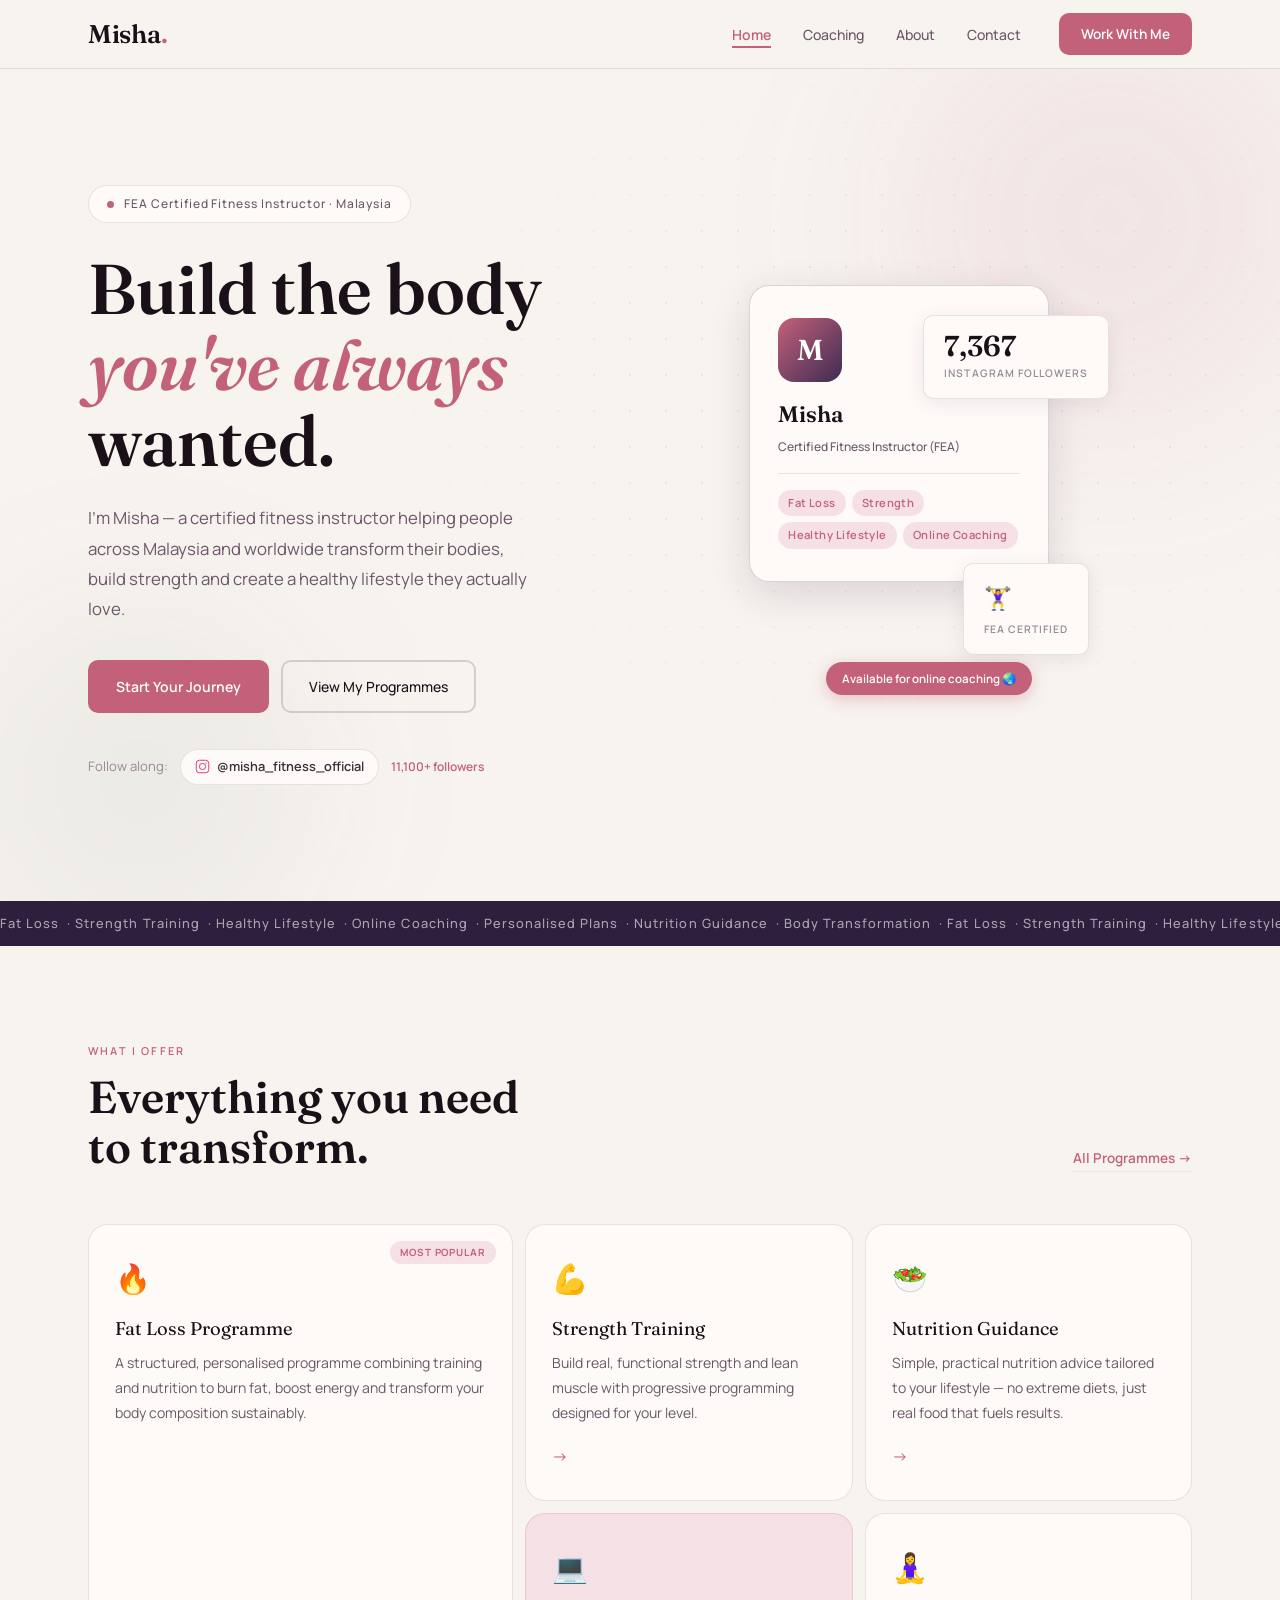
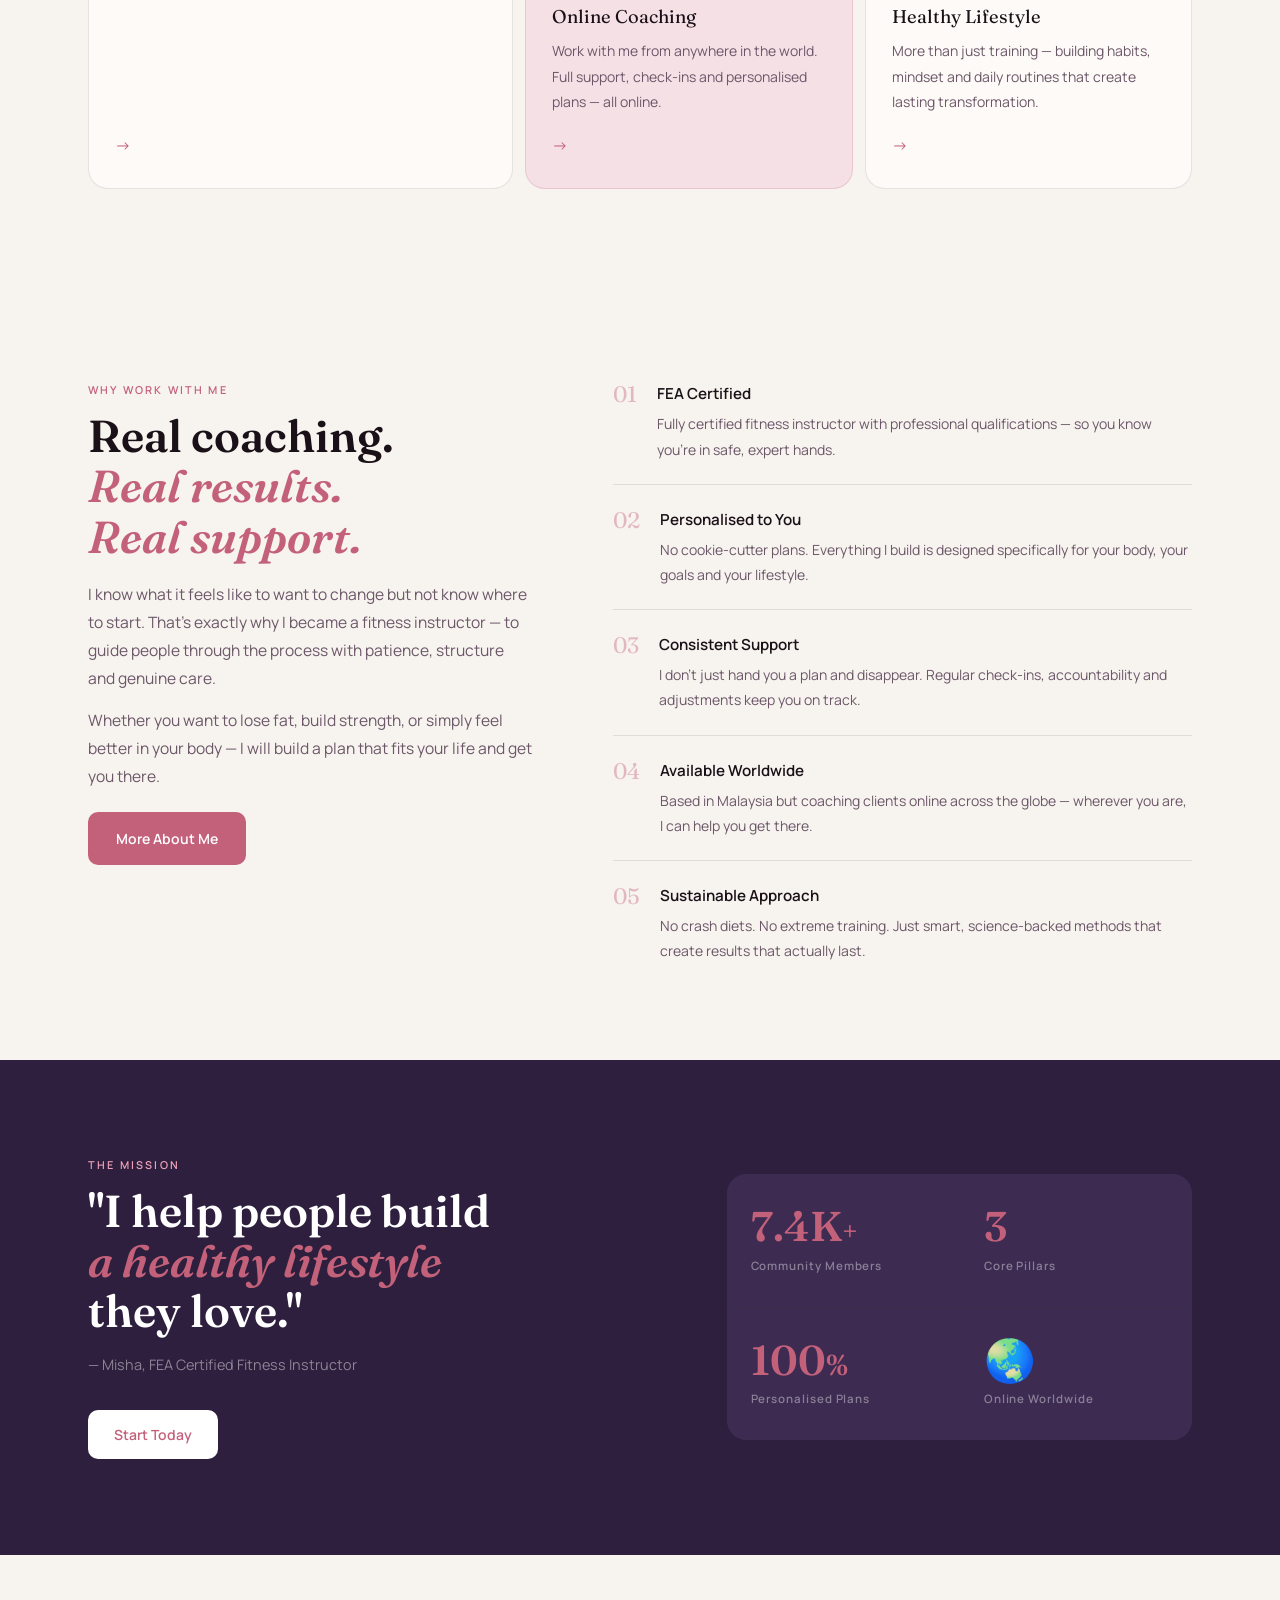
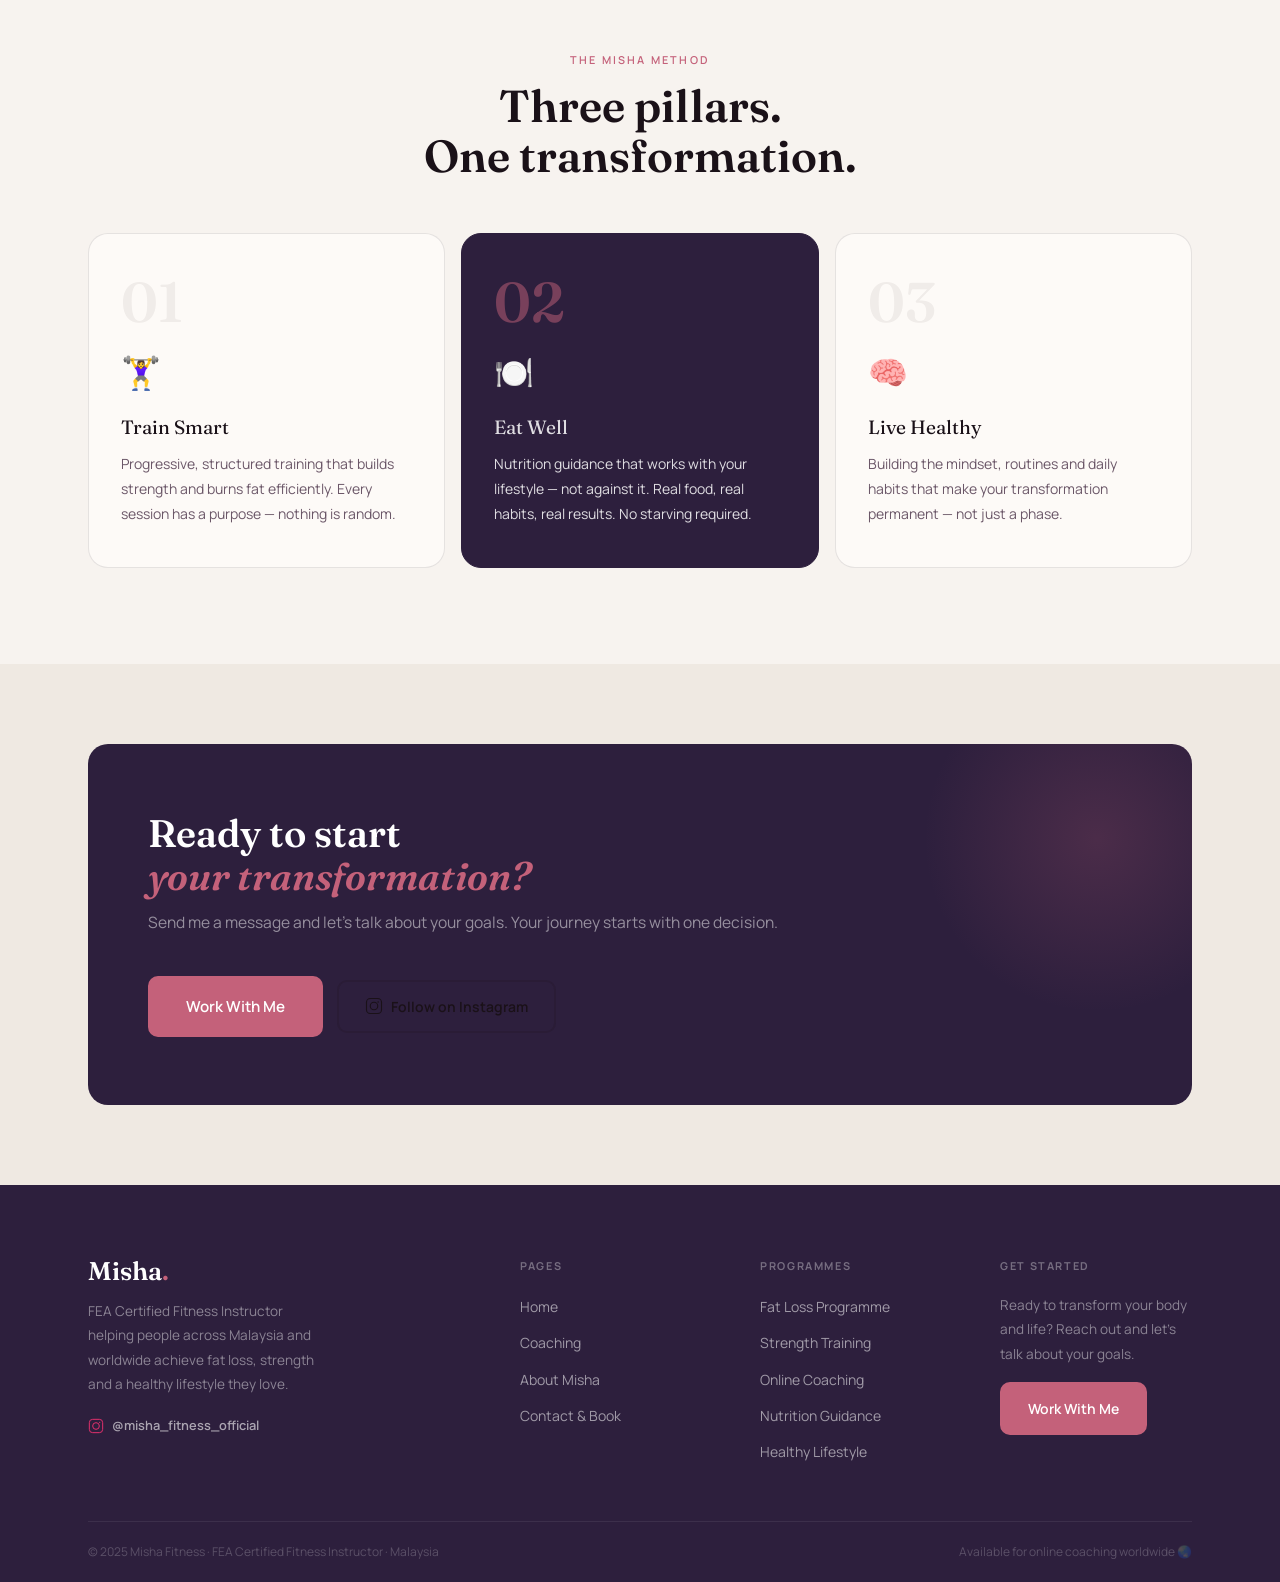
<file: index.html>
<!DOCTYPE html>
<html lang="en">
<head>
  <meta charset="UTF-8"/>
  <meta name="viewport" content="width=device-width, initial-scale=1.0"/>
  <title>Misha Fitness — Certified Fitness Instructor | Malaysia</title>
  <meta name="description" content="Misha Fitness — Certified Fitness Instructor helping you achieve fat loss, strength and a healthy lifestyle. Online coaching, personalised programmes and more."/>
  <link rel="stylesheet" href="styles.css"/>
  <link rel="preconnect" href="https://fonts.googleapis.com"/>
  <link rel="preconnect" href="https://fonts.gstatic.com" crossorigin/>
  <link href="https://fonts.googleapis.com/css2?family=Fraunces:ital,wght@0,300;0,600;0,700;1,300;1,600&family=Manrope:wght@300;400;500;600&display=swap" rel="stylesheet"/>
</head>
<body>

  <div class="preloader" id="preloader">
    <div class="pl-inner">
      <div class="pl-name">Misha<span>.</span></div>
      <div class="pl-sub">Fitness & Coaching</div>
      <div class="pl-bar"><div class="pl-fill"></div></div>
    </div>
  </div>

  <nav class="nav" id="nav">
    <div class="nav-wrap">
      <a href="index.html" class="nav-logo">
        Misha<span>.</span>
      </a>
      <ul class="nav-menu" id="navMenu">
        <li><a href="index.html" class="nm active">Home</a></li>
        <li><a href="coaching.html" class="nm">Coaching</a></li>
        <li><a href="about.html" class="nm">About</a></li>
        <li><a href="contact.html" class="nm">Contact</a></li>
      </ul>
      <a href="contact.html" class="nav-cta">Work With Me</a>
      <button class="burger" id="burger" aria-label="Menu">
        <span></span><span></span><span></span>
      </button>
    </div>
  </nav>

  <section class="hero">
    <div class="hero-bg">
      <div class="hbg-blob blob-1"></div>
      <div class="hbg-blob blob-2"></div>
      <div class="hbg-dots" id="heroDots"></div>
    </div>
    <div class="hero-body">
      <div class="hero-left">
        <div class="hero-badge reveal-up">
          <span class="hb-dot"></span>
          FEA Certified Fitness Instructor · Malaysia
        </div>
        <h1 class="hero-h1 reveal-up d1">
          Build the body<br/>
          <em>you've always</em><br/>
          wanted.
        </h1>
        <p class="hero-p reveal-up d2">
          I'm Misha — a certified fitness instructor helping people across Malaysia and worldwide transform their bodies, build strength and create a healthy lifestyle they actually love.
        </p>
        <div class="hero-btns reveal-up d3">
          <a href="contact.html" class="btn-primary">Start Your Journey</a>
          <a href="coaching.html" class="btn-outline">View My Programmes</a>
        </div>
        <div class="hero-social reveal-up d4">
          <span>Follow along:</span>
          <a href="https://www.instagram.com/misha_fitness_official" target="_blank" class="social-pill">
            <svg viewBox="0 0 24 24" fill="none"><rect x="2" y="2" width="20" height="20" rx="5" stroke="currentColor" stroke-width="1.5"/><circle cx="12" cy="12" r="5" stroke="currentColor" stroke-width="1.5"/><circle cx="17.5" cy="6.5" r="1" fill="currentColor"/></svg>
            @misha_fitness_official
          </a>
          <span class="social-count">11,100+ followers</span>
        </div>
      </div>
      <div class="hero-right reveal-right">
        <div class="hero-visual">
          <div class="hv-main-card">
            <div class="hv-avatar">M</div>
            <div class="hv-name">Misha</div>
            <div class="hv-title">Certified Fitness Instructor (FEA)</div>
            <div class="hv-divider"></div>
            <div class="hv-tags">
              <span>Fat Loss</span>
              <span>Strength</span>
              <span>Healthy Lifestyle</span>
              <span>Online Coaching</span>
            </div>
          </div>
          <div class="hv-stat-card hvc-top">
            <div class="hvc-num" data-target="7400">0</div>
            <div class="hvc-lbl">Instagram Followers</div>
          </div>
          <div class="hv-stat-card hvc-bot">
            <div class="hvc-icon">🏋️‍♀️</div>
            <div class="hvc-lbl">FEA Certified</div>
          </div>
          <div class="hv-float-pill">Available for online coaching 🌏</div>
        </div>
      </div>
    </div>
  </section>

  <div class="scroll-strip">
    <div class="ss-track">
      <span>Fat Loss &nbsp;·&nbsp; </span>
      <span>Strength Training &nbsp;·&nbsp; </span>
      <span>Healthy Lifestyle &nbsp;·&nbsp; </span>
      <span>Online Coaching &nbsp;·&nbsp; </span>
      <span>Personalised Plans &nbsp;·&nbsp; </span>
      <span>Nutrition Guidance &nbsp;·&nbsp; </span>
      <span>Body Transformation &nbsp;·&nbsp; </span>
      <span>Fat Loss &nbsp;·&nbsp; </span>
      <span>Strength Training &nbsp;·&nbsp; </span>
      <span>Healthy Lifestyle &nbsp;·&nbsp; </span>
      <span>Online Coaching &nbsp;·&nbsp; </span>
      <span>Personalised Plans &nbsp;·&nbsp; </span>
      <span>Nutrition Guidance &nbsp;·&nbsp; </span>
      <span>Body Transformation &nbsp;·&nbsp; </span>
    </div>
  </div>

  <section class="section offer-section">
    <div class="container">
      <div class="sec-head">
        <div>
          <div class="sec-label reveal-up">What I Offer</div>
          <h2 class="sec-title reveal-up d1">Everything you need<br/>to transform.</h2>
        </div>
        <a href="coaching.html" class="sec-link reveal-up d2">All Programmes →</a>
      </div>
      <div class="offer-grid">
        <a href="coaching.html" class="offer-card oc-large reveal-up">
          <div class="oc-tag">Most Popular</div>
          <div class="oc-icon">🔥</div>
          <h3>Fat Loss Programme</h3>
          <p>A structured, personalised programme combining training and nutrition to burn fat, boost energy and transform your body composition sustainably.</p>
          <div class="oc-arrow">→</div>
        </a>
        <a href="coaching.html" class="offer-card reveal-up d1">
          <div class="oc-icon">💪</div>
          <h3>Strength Training</h3>
          <p>Build real, functional strength and lean muscle with progressive programming designed for your level.</p>
          <div class="oc-arrow">→</div>
        </a>
        <a href="coaching.html" class="offer-card reveal-up d2">
          <div class="oc-icon">🥗</div>
          <h3>Nutrition Guidance</h3>
          <p>Simple, practical nutrition advice tailored to your lifestyle — no extreme diets, just real food that fuels results.</p>
          <div class="oc-arrow">→</div>
        </a>
        <a href="coaching.html" class="offer-card oc-accent reveal-up d1">
          <div class="oc-icon">💻</div>
          <h3>Online Coaching</h3>
          <p>Work with me from anywhere in the world. Full support, check-ins and personalised plans — all online.</p>
          <div class="oc-arrow">→</div>
        </a>
        <a href="coaching.html" class="offer-card reveal-up d2">
          <div class="oc-icon">🧘‍♀️</div>
          <h3>Healthy Lifestyle</h3>
          <p>More than just training — building habits, mindset and daily routines that create lasting transformation.</p>
          <div class="oc-arrow">→</div>
        </a>
      </div>
    </div>
  </section>

  <section class="section why-section">
    <div class="container">
      <div class="why-grid">
        <div class="why-left reveal-up">
          <div class="sec-label">Why Work With Me</div>
          <h2 class="sec-title">Real coaching.<br/><em>Real results.<br/>Real support.</em></h2>
          <p>I know what it feels like to want to change but not know where to start. That's exactly why I became a fitness instructor — to guide people through the process with patience, structure and genuine care.</p>
          <p>Whether you want to lose fat, build strength, or simply feel better in your body — I will build a plan that fits your life and get you there.</p>
          <a href="about.html" class="btn-primary">More About Me</a>
        </div>
        <div class="why-right">
          <div class="why-point reveal-up">
            <div class="wp-num">01</div>
            <div class="wp-body">
              <h4>FEA Certified</h4>
              <p>Fully certified fitness instructor with professional qualifications — so you know you're in safe, expert hands.</p>
            </div>
          </div>
          <div class="why-point reveal-up d1">
            <div class="wp-num">02</div>
            <div class="wp-body">
              <h4>Personalised to You</h4>
              <p>No cookie-cutter plans. Everything I build is designed specifically for your body, your goals and your lifestyle.</p>
            </div>
          </div>
          <div class="why-point reveal-up d2">
            <div class="wp-num">03</div>
            <div class="wp-body">
              <h4>Consistent Support</h4>
              <p>I don't just hand you a plan and disappear. Regular check-ins, accountability and adjustments keep you on track.</p>
            </div>
          </div>
          <div class="why-point reveal-up d3">
            <div class="wp-num">04</div>
            <div class="wp-body">
              <h4>Available Worldwide</h4>
              <p>Based in Malaysia but coaching clients online across the globe — wherever you are, I can help you get there.</p>
            </div>
          </div>
          <div class="why-point reveal-up d4">
            <div class="wp-num">05</div>
            <div class="wp-body">
              <h4>Sustainable Approach</h4>
              <p>No crash diets. No extreme training. Just smart, science-backed methods that create results that actually last.</p>
            </div>
          </div>
        </div>
      </div>
    </div>
  </section>

  <section class="transform-strip">
    <div class="ts-inner">
      <div class="ts-text reveal-up">
        <div class="sec-label light">The Mission</div>
        <h2>"I help people build<br/><em>a healthy lifestyle</em><br/>they love."</h2>
        <p>— Misha, FEA Certified Fitness Instructor</p>
        <a href="contact.html" class="btn-light">Start Today</a>
      </div>
      <div class="ts-stats reveal-right">
        <div class="tss-item">
          <div class="tss-num">7.4K<span>+</span></div>
          <div class="tss-lbl">Community Members</div>
        </div>
        <div class="tss-item">
          <div class="tss-num">3</div>
          <div class="tss-lbl">Core Pillars</div>
        </div>
        <div class="tss-item">
          <div class="tss-num">100<span>%</span></div>
          <div class="tss-lbl">Personalised Plans</div>
        </div>
        <div class="tss-item">
          <div class="tss-num">🌏</div>
          <div class="tss-lbl">Online Worldwide</div>
        </div>
      </div>
    </div>
  </section>

  <section class="section pillars-section">
    <div class="container">
      <div class="sec-head centered">
        <div class="sec-label reveal-up">The Misha Method</div>
        <h2 class="sec-title reveal-up d1">Three pillars.<br/>One transformation.</h2>
      </div>
      <div class="pillars-grid">
        <div class="pillar-card reveal-up">
          <div class="pillar-num">01</div>
          <div class="pillar-icon">🏋️‍♀️</div>
          <h3>Train Smart</h3>
          <p>Progressive, structured training that builds strength and burns fat efficiently. Every session has a purpose — nothing is random.</p>
        </div>
        <div class="pillar-card pc-accent reveal-up d1">
          <div class="pillar-num">02</div>
          <div class="pillar-icon">🍽️</div>
          <h3>Eat Well</h3>
          <p>Nutrition guidance that works with your lifestyle — not against it. Real food, real habits, real results. No starving required.</p>
        </div>
        <div class="pillar-card reveal-up d2">
          <div class="pillar-num">03</div>
          <div class="pillar-icon">🧠</div>
          <h3>Live Healthy</h3>
          <p>Building the mindset, routines and daily habits that make your transformation permanent — not just a phase.</p>
        </div>
      </div>
    </div>
  </section>

  <section class="cta-section">
    <div class="container">
      <div class="cta-box reveal-up">
        <div class="cta-left">
          <h2>Ready to start<br/><em>your transformation?</em></h2>
          <p>Send me a message and let's talk about your goals. Your journey starts with one decision.</p>
        </div>
        <div class="cta-right">
          <a href="contact.html" class="btn-primary btn-large">Work With Me</a>
          <a href="https://www.instagram.com/misha_fitness_official" target="_blank" class="btn-insta">
            <svg viewBox="0 0 24 24" fill="none" width="18"><rect x="2" y="2" width="20" height="20" rx="5" stroke="currentColor" stroke-width="1.5"/><circle cx="12" cy="12" r="5" stroke="currentColor" stroke-width="1.5"/><circle cx="17.5" cy="6.5" r="1" fill="currentColor"/></svg>
            Follow on Instagram
          </a>
        </div>
      </div>
    </div>
  </section>

  <footer class="footer">
    <div class="container">
      <div class="footer-grid">
        <div class="fg-brand">
          <div class="fg-logo">Misha<span>.</span></div>
          <p>FEA Certified Fitness Instructor helping people across Malaysia and worldwide achieve fat loss, strength and a healthy lifestyle they love.</p>
          <a href="https://www.instagram.com/misha_fitness_official" target="_blank" class="fg-insta">
            <svg viewBox="0 0 24 24" fill="none" width="16"><rect x="2" y="2" width="20" height="20" rx="5" stroke="currentColor" stroke-width="1.5"/><circle cx="12" cy="12" r="5" stroke="currentColor" stroke-width="1.5"/><circle cx="17.5" cy="6.5" r="1" fill="currentColor"/></svg>
            @misha_fitness_official
          </a>
        </div>
        <div class="fg-col">
          <h4>Pages</h4>
          <ul>
            <li><a href="index.html">Home</a></li>
            <li><a href="coaching.html">Coaching</a></li>
            <li><a href="about.html">About Misha</a></li>
            <li><a href="contact.html">Contact & Book</a></li>
          </ul>
        </div>
        <div class="fg-col">
          <h4>Programmes</h4>
          <ul>
            <li><a href="coaching.html">Fat Loss Programme</a></li>
            <li><a href="coaching.html">Strength Training</a></li>
            <li><a href="coaching.html">Online Coaching</a></li>
            <li><a href="coaching.html">Nutrition Guidance</a></li>
            <li><a href="coaching.html">Healthy Lifestyle</a></li>
          </ul>
        </div>
        <div class="fg-col">
          <h4>Get Started</h4>
          <p>Ready to transform your body and life? Reach out and let's talk about your goals.</p>
          <a href="contact.html" class="btn-primary" style="margin-top:16px; display:inline-flex;">Work With Me</a>
        </div>
      </div>
      <div class="footer-bottom">
        <span>© 2025 Misha Fitness · FEA Certified Fitness Instructor · Malaysia</span>
        <span>Available for online coaching worldwide 🌏</span>
      </div>
    </div>
  </footer>

  <script src="script.js"></script>
</body>
</html>
</file>
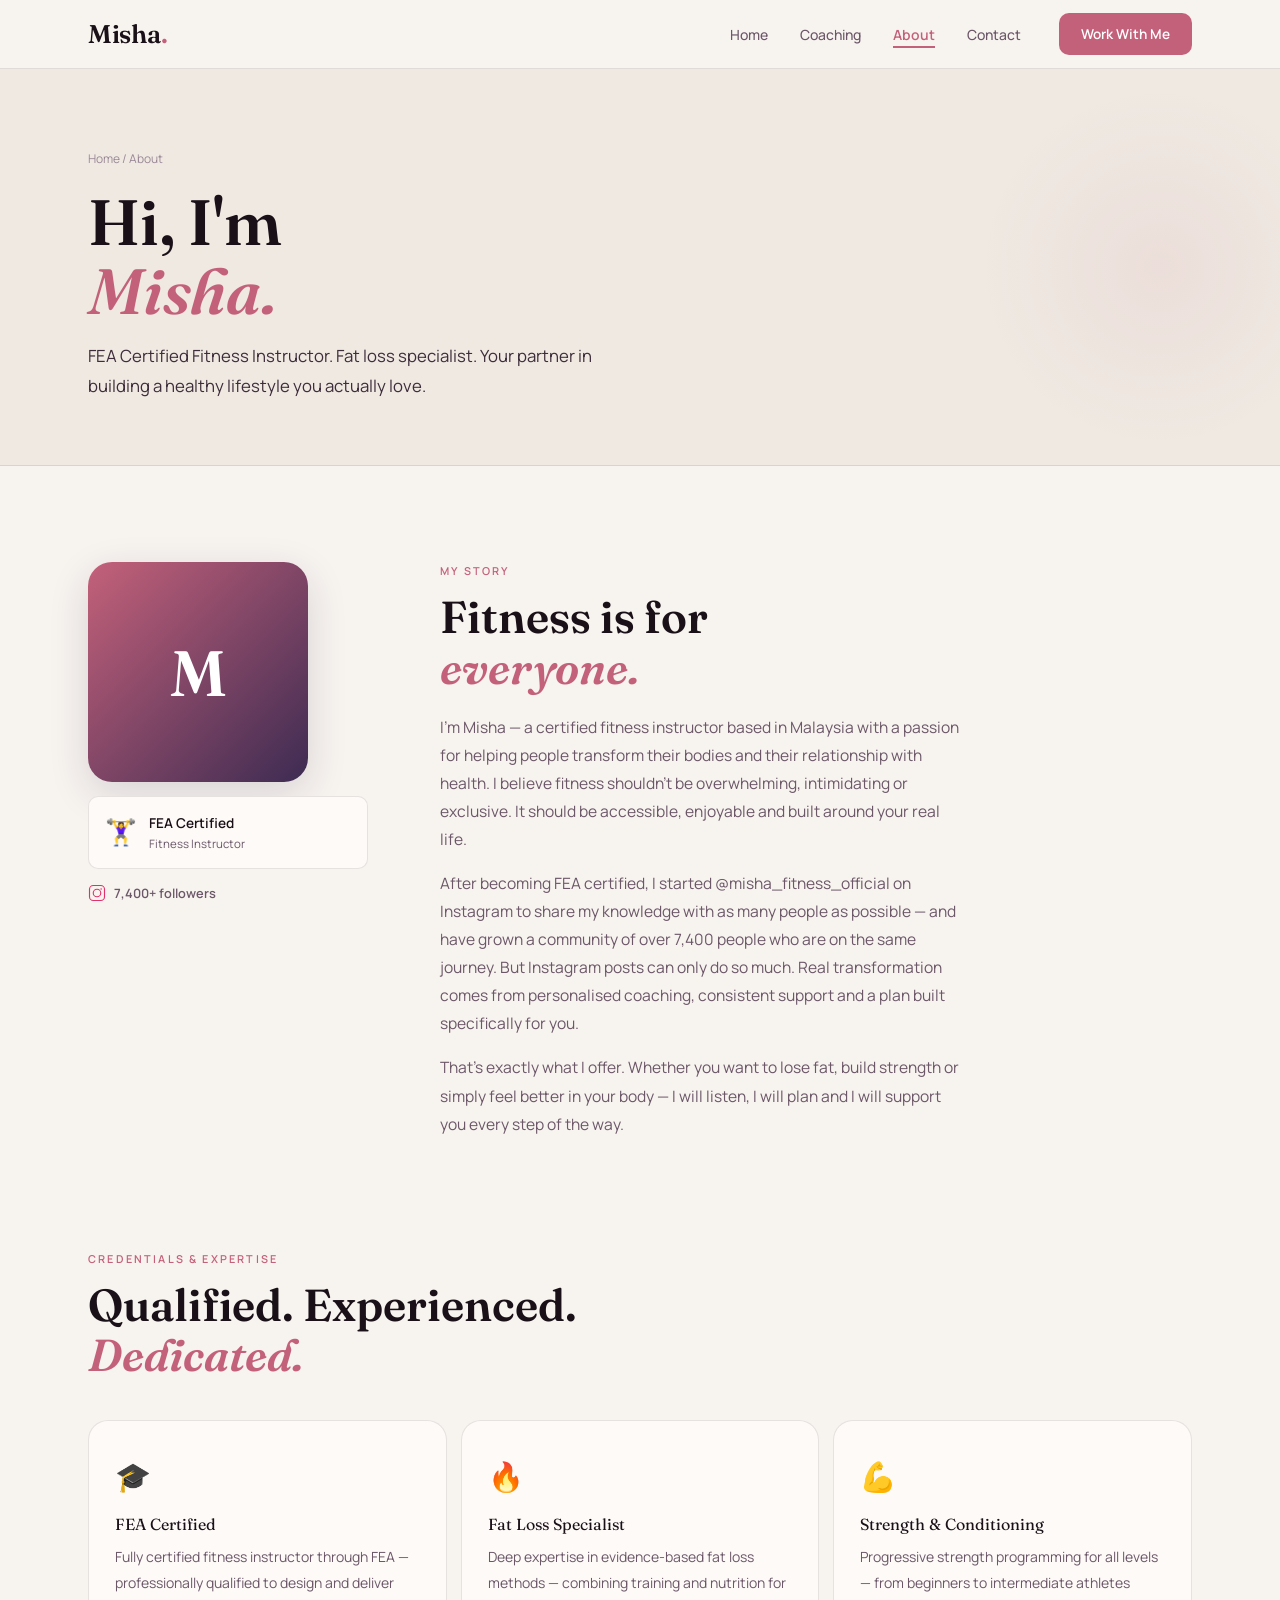
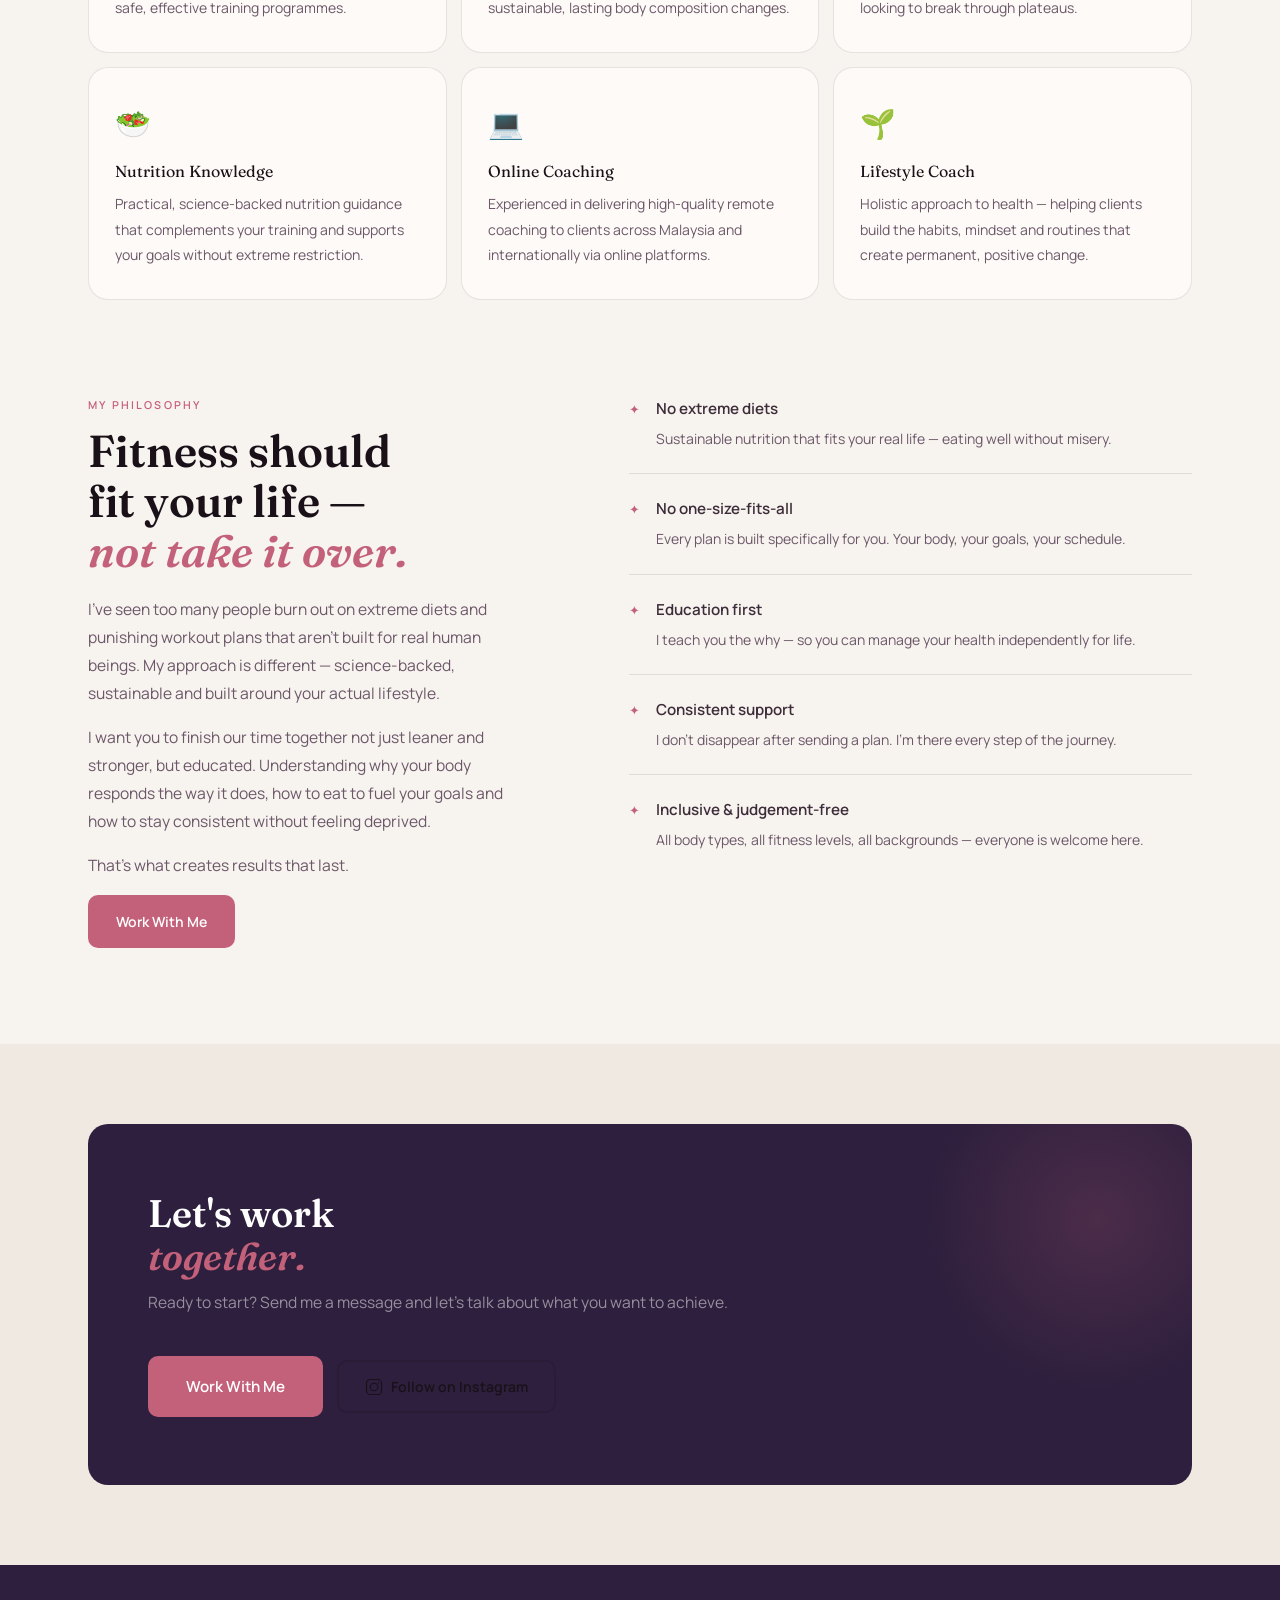
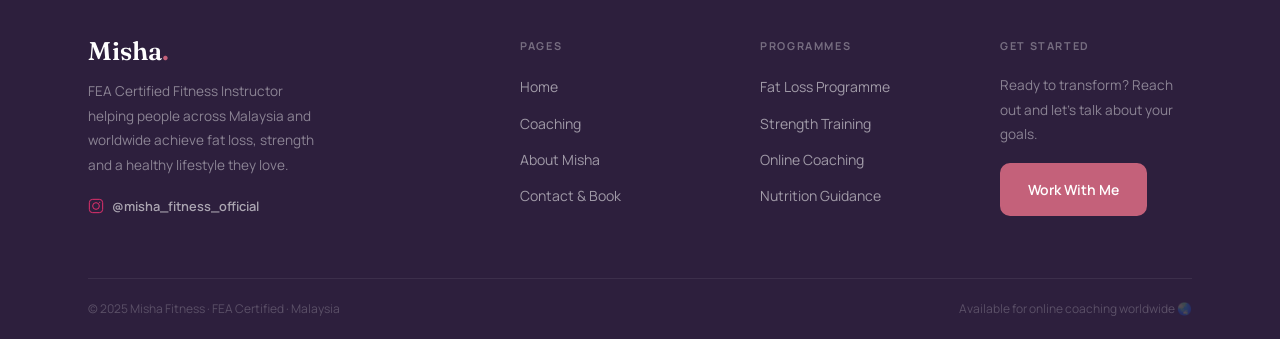
<file: about.html>
<!DOCTYPE html>
<html lang="en">
<head>
  <meta charset="UTF-8"/>
  <meta name="viewport" content="width=device-width, initial-scale=1.0"/>
  <title>About Misha — Certified Fitness Instructor Malaysia</title>
  <meta name="description" content="Meet Misha — FEA Certified Fitness Instructor based in Malaysia, helping people worldwide achieve fat loss, strength and a healthy lifestyle."/>
  <link rel="stylesheet" href="styles.css"/>
  <link rel="preconnect" href="https://fonts.googleapis.com"/>
  <link rel="preconnect" href="https://fonts.gstatic.com" crossorigin/>
  <link href="https://fonts.googleapis.com/css2?family=Fraunces:ital,wght@0,300;0,600;0,700;1,300;1,600&family=Manrope:wght@300;400;500;600&display=swap" rel="stylesheet"/>
</head>
<body>

  <div class="preloader" id="preloader">
    <div class="pl-inner">
      <div class="pl-name">Misha<span>.</span></div>
      <div class="pl-sub">Fitness & Coaching</div>
      <div class="pl-bar"><div class="pl-fill"></div></div>
    </div>
  </div>

  <nav class="nav" id="nav">
    <div class="nav-wrap">
      <a href="index.html" class="nav-logo">Misha<span>.</span></a>
      <ul class="nav-menu" id="navMenu">
        <li><a href="index.html" class="nm">Home</a></li>
        <li><a href="coaching.html" class="nm">Coaching</a></li>
        <li><a href="about.html" class="nm active">About</a></li>
        <li><a href="contact.html" class="nm">Contact</a></li>
      </ul>
      <a href="contact.html" class="nav-cta">Work With Me</a>
      <button class="burger" id="burger" aria-label="Menu"><span></span><span></span><span></span></button>
    </div>
  </nav>

  <section class="page-hero">
    <div class="container">
      <div class="breadcrumb"><a href="index.html">Home</a> / About</div>
      <h1 class="ph-h1 reveal-up">Hi, I'm<br/><em>Misha.</em></h1>
      <p class="ph-sub reveal-up d1">FEA Certified Fitness Instructor. Fat loss specialist. Your partner in building a healthy lifestyle you actually love.</p>
    </div>
  </section>

  <section class="section">
    <div class="container">

      <div class="about-intro reveal-up">
        <div class="ai-visual">
          <div class="ai-avatar">M</div>
          <div class="ai-cert">
            <div class="aic-icon">🏋️‍♀️</div>
            <div>
              <div class="aic-title">FEA Certified</div>
              <div class="aic-sub">Fitness Instructor</div>
            </div>
          </div>
          <div class="ai-insta">
            <a href="https://www.instagram.com/misha_fitness_official" target="_blank">
              <svg viewBox="0 0 24 24" fill="none" width="18"><rect x="2" y="2" width="20" height="20" rx="5" stroke="currentColor" stroke-width="1.5"/><circle cx="12" cy="12" r="5" stroke="currentColor" stroke-width="1.5"/><circle cx="17.5" cy="6.5" r="1" fill="currentColor"/></svg>
              7,400+ followers
            </a>
          </div>
        </div>
        <div class="ai-text">
          <div class="sec-label">My Story</div>
          <h2 class="sec-title">Fitness is for<br/><em>everyone.</em></h2>
          <p>I'm Misha — a certified fitness instructor based in Malaysia with a passion for helping people transform their bodies and their relationship with health. I believe fitness shouldn't be overwhelming, intimidating or exclusive. It should be accessible, enjoyable and built around your real life.</p>
          <p>After becoming FEA certified, I started @misha_fitness_official on Instagram to share my knowledge with as many people as possible — and have grown a community of over 7,400 people who are on the same journey. But Instagram posts can only do so much. Real transformation comes from personalised coaching, consistent support and a plan built specifically for you.</p>
          <p>That's exactly what I offer. Whether you want to lose fat, build strength or simply feel better in your body — I will listen, I will plan and I will support you every step of the way.</p>
        </div>
      </div>

      <div class="credentials-section reveal-up">
        <div class="sec-label">Credentials & Expertise</div>
        <h2 class="sec-title">Qualified. Experienced.<br/><em>Dedicated.</em></h2>
        <div class="cred-grid">
          <div class="cred-card">
            <div class="cc-icon">🎓</div>
            <h3>FEA Certified</h3>
            <p>Fully certified fitness instructor through FEA — professionally qualified to design and deliver safe, effective training programmes.</p>
          </div>
          <div class="cred-card">
            <div class="cc-icon">🔥</div>
            <h3>Fat Loss Specialist</h3>
            <p>Deep expertise in evidence-based fat loss methods — combining training and nutrition for sustainable, lasting body composition changes.</p>
          </div>
          <div class="cred-card">
            <div class="cc-icon">💪</div>
            <h3>Strength & Conditioning</h3>
            <p>Progressive strength programming for all levels — from beginners to intermediate athletes looking to break through plateaus.</p>
          </div>
          <div class="cred-card">
            <div class="cc-icon">🥗</div>
            <h3>Nutrition Knowledge</h3>
            <p>Practical, science-backed nutrition guidance that complements your training and supports your goals without extreme restriction.</p>
          </div>
          <div class="cred-card">
            <div class="cc-icon">💻</div>
            <h3>Online Coaching</h3>
            <p>Experienced in delivering high-quality remote coaching to clients across Malaysia and internationally via online platforms.</p>
          </div>
          <div class="cred-card">
            <div class="cc-icon">🌱</div>
            <h3>Lifestyle Coach</h3>
            <p>Holistic approach to health — helping clients build the habits, mindset and routines that create permanent, positive change.</p>
          </div>
        </div>
      </div>

      <div class="approach-section reveal-up">
        <div class="ap-left">
          <div class="sec-label">My Philosophy</div>
          <h2 class="sec-title">Fitness should<br/>fit your life —<br/><em>not take it over.</em></h2>
          <p>I've seen too many people burn out on extreme diets and punishing workout plans that aren't built for real human beings. My approach is different — science-backed, sustainable and built around your actual lifestyle.</p>
          <p>I want you to finish our time together not just leaner and stronger, but educated. Understanding why your body responds the way it does, how to eat to fuel your goals and how to stay consistent without feeling deprived.</p>
          <p>That's what creates results that last.</p>
          <a href="contact.html" class="btn-primary">Work With Me</a>
        </div>
        <div class="ap-right">
          <div class="ap-values">
            <div class="apv-item">
              <span class="apv-mark">✦</span>
              <div>
                <strong>No extreme diets</strong>
                <p>Sustainable nutrition that fits your real life — eating well without misery.</p>
              </div>
            </div>
            <div class="apv-item">
              <span class="apv-mark">✦</span>
              <div>
                <strong>No one-size-fits-all</strong>
                <p>Every plan is built specifically for you. Your body, your goals, your schedule.</p>
              </div>
            </div>
            <div class="apv-item">
              <span class="apv-mark">✦</span>
              <div>
                <strong>Education first</strong>
                <p>I teach you the why — so you can manage your health independently for life.</p>
              </div>
            </div>
            <div class="apv-item">
              <span class="apv-mark">✦</span>
              <div>
                <strong>Consistent support</strong>
                <p>I don't disappear after sending a plan. I'm there every step of the journey.</p>
              </div>
            </div>
            <div class="apv-item">
              <span class="apv-mark">✦</span>
              <div>
                <strong>Inclusive & judgement-free</strong>
                <p>All body types, all fitness levels, all backgrounds — everyone is welcome here.</p>
              </div>
            </div>
          </div>
        </div>
      </div>

    </div>
  </section>

  <section class="cta-section">
    <div class="container">
      <div class="cta-box reveal-up">
        <div class="cta-left">
          <h2>Let's work<br/><em>together.</em></h2>
          <p>Ready to start? Send me a message and let's talk about what you want to achieve.</p>
        </div>
        <div class="cta-right">
          <a href="contact.html" class="btn-primary btn-large">Work With Me</a>
          <a href="https://www.instagram.com/misha_fitness_official" target="_blank" class="btn-insta">
            <svg viewBox="0 0 24 24" fill="none" width="18"><rect x="2" y="2" width="20" height="20" rx="5" stroke="currentColor" stroke-width="1.5"/><circle cx="12" cy="12" r="5" stroke="currentColor" stroke-width="1.5"/><circle cx="17.5" cy="6.5" r="1" fill="currentColor"/></svg>
            Follow on Instagram
          </a>
        </div>
      </div>
    </div>
  </section>

  <footer class="footer">
    <div class="container">
      <div class="footer-grid">
        <div class="fg-brand">
          <div class="fg-logo">Misha<span>.</span></div>
          <p>FEA Certified Fitness Instructor helping people across Malaysia and worldwide achieve fat loss, strength and a healthy lifestyle they love.</p>
          <a href="https://www.instagram.com/misha_fitness_official" target="_blank" class="fg-insta">
            <svg viewBox="0 0 24 24" fill="none" width="16"><rect x="2" y="2" width="20" height="20" rx="5" stroke="currentColor" stroke-width="1.5"/><circle cx="12" cy="12" r="5" stroke="currentColor" stroke-width="1.5"/><circle cx="17.5" cy="6.5" r="1" fill="currentColor"/></svg>
            @misha_fitness_official
          </a>
        </div>
        <div class="fg-col">
          <h4>Pages</h4>
          <ul>
            <li><a href="index.html">Home</a></li>
            <li><a href="coaching.html">Coaching</a></li>
            <li><a href="about.html">About Misha</a></li>
            <li><a href="contact.html">Contact & Book</a></li>
          </ul>
        </div>
        <div class="fg-col">
          <h4>Programmes</h4>
          <ul>
            <li><a href="coaching.html">Fat Loss Programme</a></li>
            <li><a href="coaching.html">Strength Training</a></li>
            <li><a href="coaching.html">Online Coaching</a></li>
            <li><a href="coaching.html">Nutrition Guidance</a></li>
          </ul>
        </div>
        <div class="fg-col">
          <h4>Get Started</h4>
          <p>Ready to transform? Reach out and let's talk about your goals.</p>
          <a href="contact.html" class="btn-primary" style="margin-top:16px; display:inline-flex;">Work With Me</a>
        </div>
      </div>
      <div class="footer-bottom">
        <span>© 2025 Misha Fitness · FEA Certified · Malaysia</span>
        <span>Available for online coaching worldwide 🌏</span>
      </div>
    </div>
  </footer>

  <script src="script.js"></script>
</body>
</html>
</file>
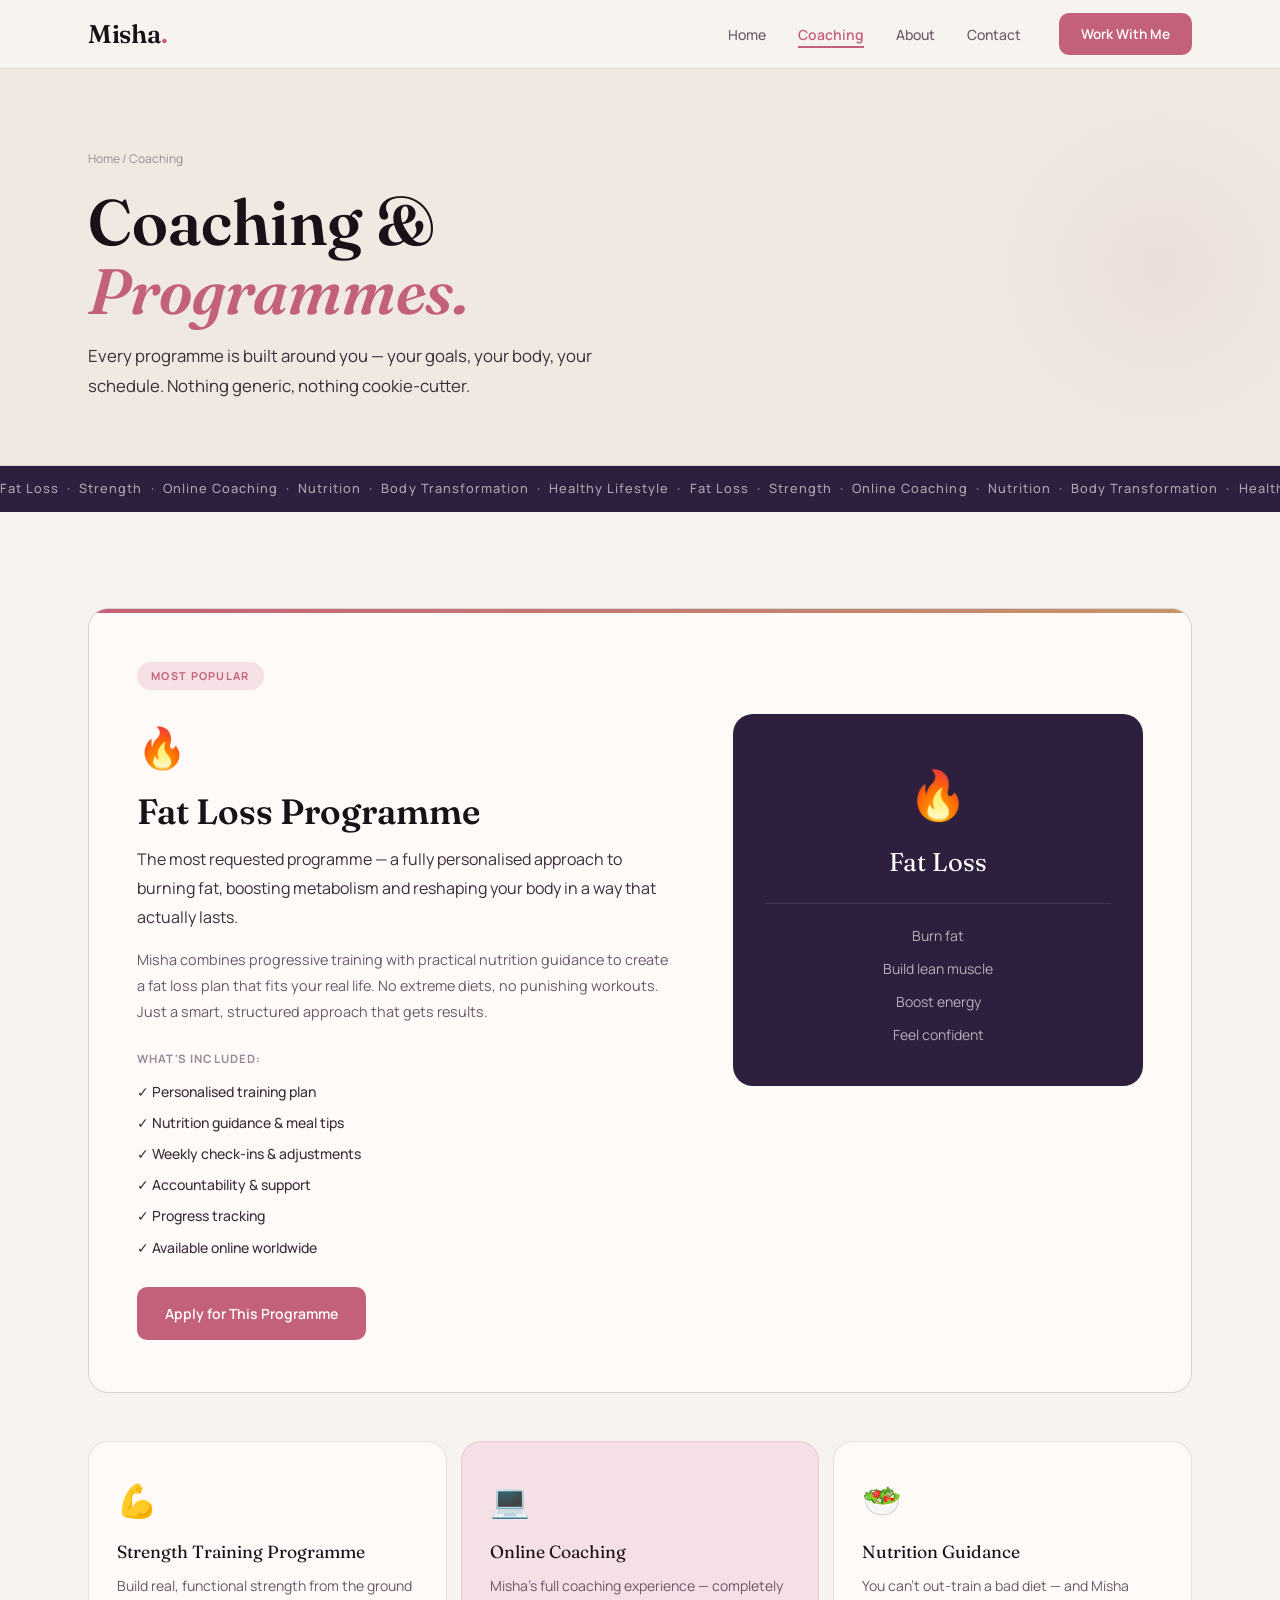
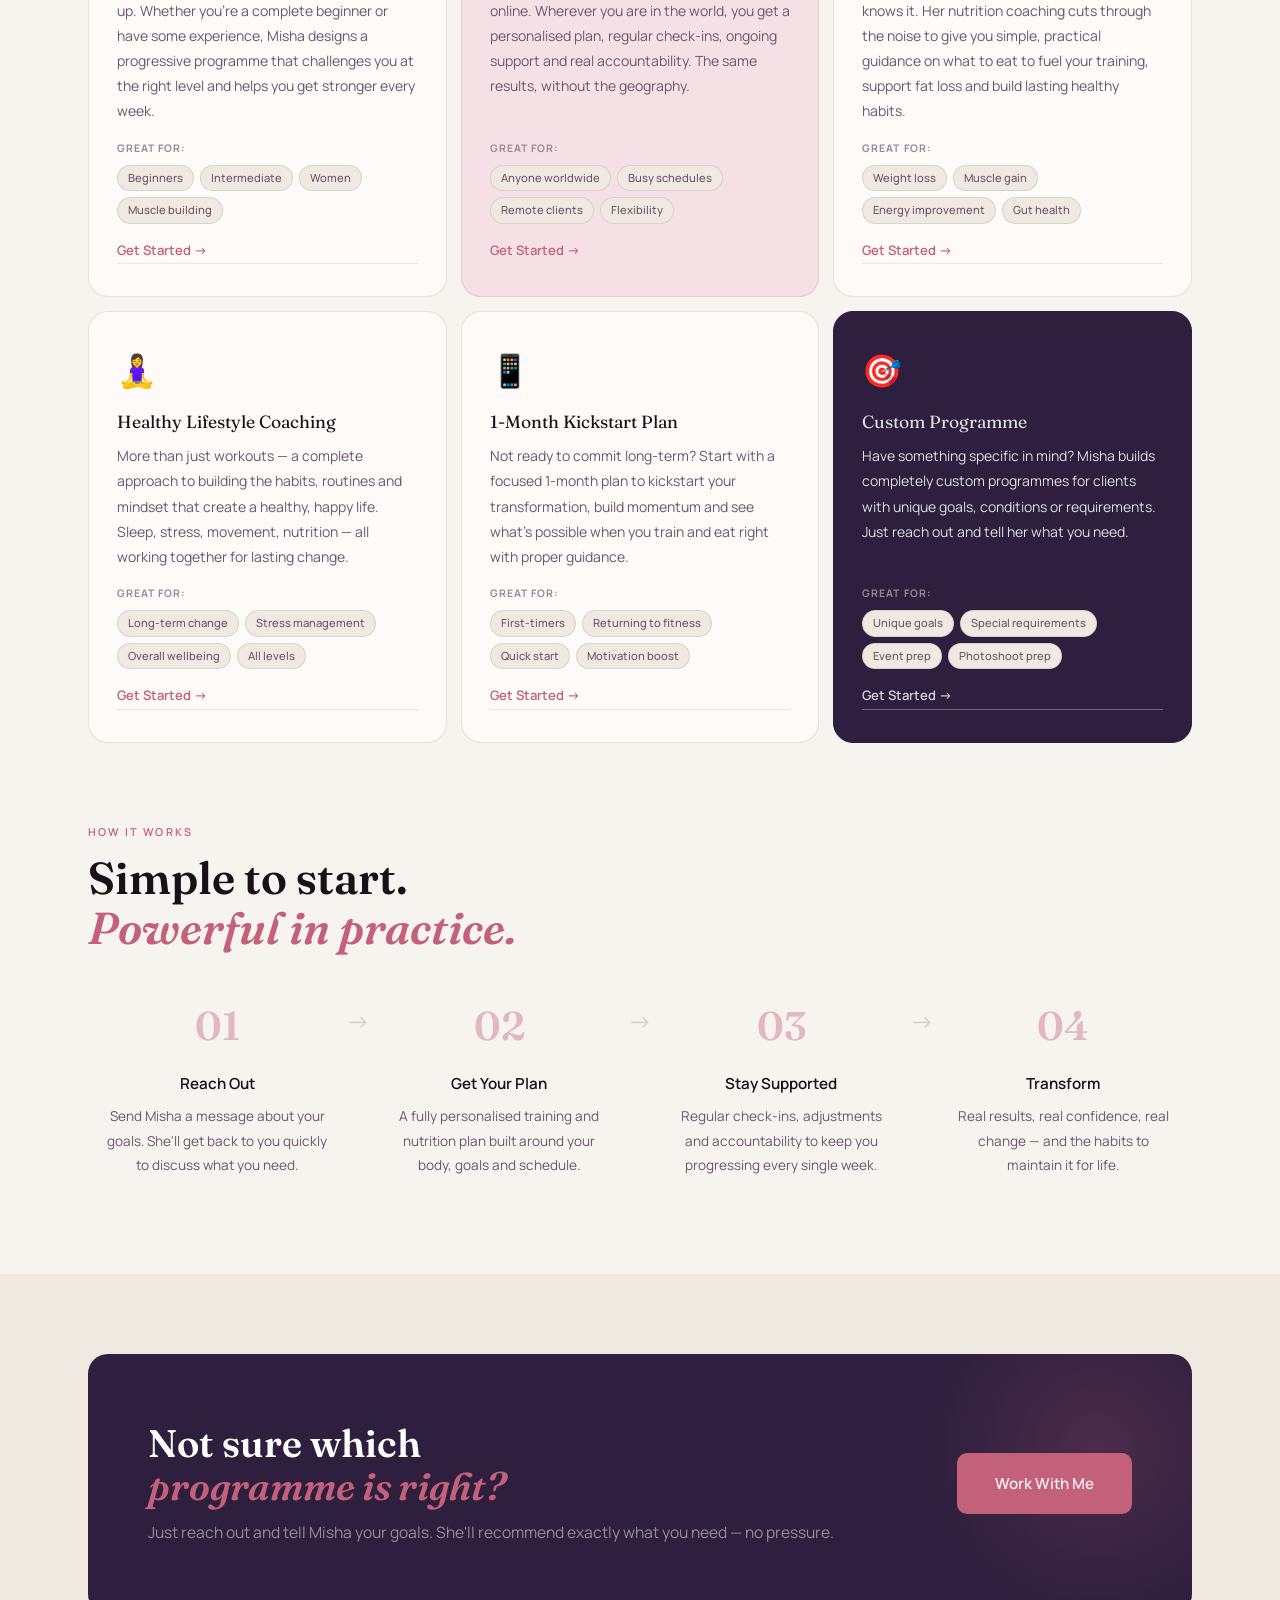
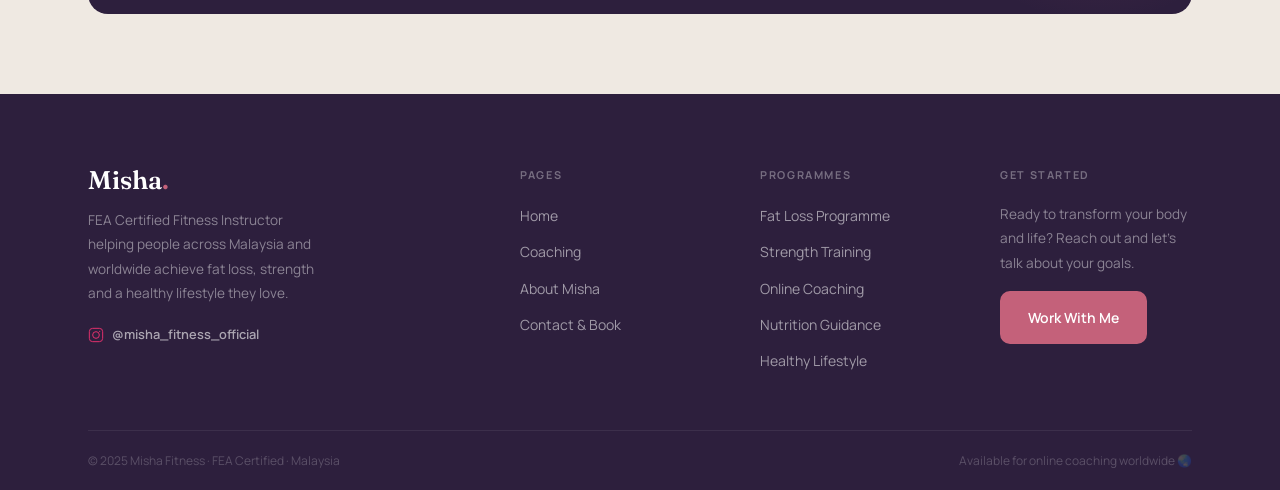
<file: coaching.html>
<!DOCTYPE html>
<html lang="en">
<head>
  <meta charset="UTF-8"/>
  <meta name="viewport" content="width=device-width, initial-scale=1.0"/>
  <title>Coaching & Programmes — Misha Fitness</title>
  <meta name="description" content="Fat loss, strength training, online coaching and nutrition guidance with Misha — FEA Certified Fitness Instructor based in Malaysia, coaching worldwide."/>
  <link rel="stylesheet" href="styles.css"/>
  <link rel="preconnect" href="https://fonts.googleapis.com"/>
  <link rel="preconnect" href="https://fonts.gstatic.com" crossorigin/>
  <link href="https://fonts.googleapis.com/css2?family=Fraunces:ital,wght@0,300;0,600;0,700;1,300;1,600&family=Manrope:wght@300;400;500;600&display=swap" rel="stylesheet"/>
</head>
<body>

  <div class="preloader" id="preloader">
    <div class="pl-inner">
      <div class="pl-name">Misha<span>.</span></div>
      <div class="pl-sub">Fitness & Coaching</div>
      <div class="pl-bar"><div class="pl-fill"></div></div>
    </div>
  </div>

  <nav class="nav" id="nav">
    <div class="nav-wrap">
      <a href="index.html" class="nav-logo">Misha<span>.</span></a>
      <ul class="nav-menu" id="navMenu">
        <li><a href="index.html" class="nm">Home</a></li>
        <li><a href="coaching.html" class="nm active">Coaching</a></li>
        <li><a href="about.html" class="nm">About</a></li>
        <li><a href="contact.html" class="nm">Contact</a></li>
      </ul>
      <a href="contact.html" class="nav-cta">Work With Me</a>
      <button class="burger" id="burger" aria-label="Menu"><span></span><span></span><span></span></button>
    </div>
  </nav>

  <section class="page-hero">
    <div class="container">
      <div class="breadcrumb"><a href="index.html">Home</a> / Coaching</div>
      <h1 class="ph-h1 reveal-up">Coaching &<br/><em>Programmes.</em></h1>
      <p class="ph-sub reveal-up d1">Every programme is built around you — your goals, your body, your schedule. Nothing generic, nothing cookie-cutter.</p>
    </div>
  </section>

  <div class="scroll-strip">
    <div class="ss-track">
      <span>Fat Loss &nbsp;·&nbsp; Strength &nbsp;·&nbsp; Online Coaching &nbsp;·&nbsp; Nutrition &nbsp;·&nbsp; Body Transformation &nbsp;·&nbsp; Healthy Lifestyle &nbsp;·&nbsp; Fat Loss &nbsp;·&nbsp; Strength &nbsp;·&nbsp; Online Coaching &nbsp;·&nbsp; Nutrition &nbsp;·&nbsp; Body Transformation &nbsp;·&nbsp; Healthy Lifestyle &nbsp;·&nbsp; </span>
    </div>
  </div>

  <section class="section">
    <div class="container">

      <div class="featured-programme reveal-up">
        <div class="fp-badge">Most Popular</div>
        <div class="fp-inner">
          <div class="fp-left">
            <div class="fp-icon">🔥</div>
            <h2>Fat Loss Programme</h2>
            <p class="fp-desc">The most requested programme — a fully personalised approach to burning fat, boosting metabolism and reshaping your body in a way that actually lasts.</p>
            <p>Misha combines progressive training with practical nutrition guidance to create a fat loss plan that fits your real life. No extreme diets, no punishing workouts. Just a smart, structured approach that gets results.</p>
            <div class="fp-includes">
              <div class="fpi-label">What's included:</div>
              <div class="fpi-list">
                <span>✓ Personalised training plan</span>
                <span>✓ Nutrition guidance & meal tips</span>
                <span>✓ Weekly check-ins & adjustments</span>
                <span>✓ Accountability & support</span>
                <span>✓ Progress tracking</span>
                <span>✓ Available online worldwide</span>
              </div>
            </div>
            <a href="contact.html" class="btn-primary">Apply for This Programme</a>
          </div>
          <div class="fp-right">
            <div class="fp-visual">
              <div class="fpv-icon">🔥</div>
              <div class="fpv-label">Fat Loss</div>
              <div class="fpv-divider"></div>
              <div class="fpv-points">
                <div>Burn fat</div>
                <div>Build lean muscle</div>
                <div>Boost energy</div>
                <div>Feel confident</div>
              </div>
            </div>
          </div>
        </div>
      </div>

      <div class="programmes-grid">
        <div class="prog-card reveal-up">
          <div class="prog-icon">💪</div>
          <h3>Strength Training Programme</h3>
          <p>Build real, functional strength from the ground up. Whether you're a complete beginner or have some experience, Misha designs a progressive programme that challenges you at the right level and helps you get stronger every week.</p>
          <div class="prog-for">
            <div class="pf-label">Great for:</div>
            <div class="pf-tags">
              <span>Beginners</span>
              <span>Intermediate</span>
              <span>Women</span>
              <span>Muscle building</span>
            </div>
          </div>
          <a href="contact.html" class="btn-outline-sm">Get Started →</a>
        </div>

        <div class="prog-card prog-accent reveal-up d1">
          <div class="prog-icon">💻</div>
          <h3>Online Coaching</h3>
          <p>Misha's full coaching experience — completely online. Wherever you are in the world, you get a personalised plan, regular check-ins, ongoing support and real accountability. The same results, without the geography.</p>
          <div class="prog-for">
            <div class="pf-label">Great for:</div>
            <div class="pf-tags">
              <span>Anyone worldwide</span>
              <span>Busy schedules</span>
              <span>Remote clients</span>
              <span>Flexibility</span>
            </div>
          </div>
          <a href="contact.html" class="btn-outline-sm">Get Started →</a>
        </div>

        <div class="prog-card reveal-up d2">
          <div class="prog-icon">🥗</div>
          <h3>Nutrition Guidance</h3>
          <p>You can't out-train a bad diet — and Misha knows it. Her nutrition coaching cuts through the noise to give you simple, practical guidance on what to eat to fuel your training, support fat loss and build lasting healthy habits.</p>
          <div class="prog-for">
            <div class="pf-label">Great for:</div>
            <div class="pf-tags">
              <span>Weight loss</span>
              <span>Muscle gain</span>
              <span>Energy improvement</span>
              <span>Gut health</span>
            </div>
          </div>
          <a href="contact.html" class="btn-outline-sm">Get Started →</a>
        </div>

        <div class="prog-card reveal-up d1">
          <div class="prog-icon">🧘‍♀️</div>
          <h3>Healthy Lifestyle Coaching</h3>
          <p>More than just workouts — a complete approach to building the habits, routines and mindset that create a healthy, happy life. Sleep, stress, movement, nutrition — all working together for lasting change.</p>
          <div class="prog-for">
            <div class="pf-label">Great for:</div>
            <div class="pf-tags">
              <span>Long-term change</span>
              <span>Stress management</span>
              <span>Overall wellbeing</span>
              <span>All levels</span>
            </div>
          </div>
          <a href="contact.html" class="btn-outline-sm">Get Started →</a>
        </div>

        <div class="prog-card reveal-up d2">
          <div class="prog-icon">📱</div>
          <h3>1-Month Kickstart Plan</h3>
          <p>Not ready to commit long-term? Start with a focused 1-month plan to kickstart your transformation, build momentum and see what's possible when you train and eat right with proper guidance.</p>
          <div class="prog-for">
            <div class="pf-label">Great for:</div>
            <div class="pf-tags">
              <span>First-timers</span>
              <span>Returning to fitness</span>
              <span>Quick start</span>
              <span>Motivation boost</span>
            </div>
          </div>
          <a href="contact.html" class="btn-outline-sm">Get Started →</a>
        </div>

        <div class="prog-card prog-dark reveal-up d3">
          <div class="prog-icon">🎯</div>
          <h3>Custom Programme</h3>
          <p>Have something specific in mind? Misha builds completely custom programmes for clients with unique goals, conditions or requirements. Just reach out and tell her what you need.</p>
          <div class="prog-for">
            <div class="pf-label">Great for:</div>
            <div class="pf-tags">
              <span>Unique goals</span>
              <span>Special requirements</span>
              <span>Event prep</span>
              <span>Photoshoot prep</span>
            </div>
          </div>
          <a href="contact.html" class="btn-outline-sm light">Get Started →</a>
        </div>
      </div>

      <div class="hiw-section reveal-up">
        <div class="sec-label">How It Works</div>
        <h2 class="sec-title">Simple to start.<br/><em>Powerful in practice.</em></h2>
        <div class="hiw-steps">
          <div class="hiw-step">
            <div class="hiws-num">01</div>
            <h4>Reach Out</h4>
            <p>Send Misha a message about your goals. She'll get back to you quickly to discuss what you need.</p>
          </div>
          <div class="hiw-arrow">→</div>
          <div class="hiw-step">
            <div class="hiws-num">02</div>
            <h4>Get Your Plan</h4>
            <p>A fully personalised training and nutrition plan built around your body, goals and schedule.</p>
          </div>
          <div class="hiw-arrow">→</div>
          <div class="hiw-step">
            <div class="hiws-num">03</div>
            <h4>Stay Supported</h4>
            <p>Regular check-ins, adjustments and accountability to keep you progressing every single week.</p>
          </div>
          <div class="hiw-arrow">→</div>
          <div class="hiw-step">
            <div class="hiws-num">04</div>
            <h4>Transform</h4>
            <p>Real results, real confidence, real change — and the habits to maintain it for life.</p>
          </div>
        </div>
      </div>

    </div>
  </section>

  <section class="cta-section">
    <div class="container">
      <div class="cta-box reveal-up">
        <div class="cta-left">
          <h2>Not sure which<br/><em>programme is right?</em></h2>
          <p>Just reach out and tell Misha your goals. She'll recommend exactly what you need — no pressure.</p>
        </div>
        <div class="cta-right">
          <a href="contact.html" class="btn-primary btn-large">Work With Me</a>
        </div>
      </div>
    </div>
  </section>

  <footer class="footer">
    <div class="container">
      <div class="footer-grid">
        <div class="fg-brand">
          <div class="fg-logo">Misha<span>.</span></div>
          <p>FEA Certified Fitness Instructor helping people across Malaysia and worldwide achieve fat loss, strength and a healthy lifestyle they love.</p>
          <a href="https://www.instagram.com/misha_fitness_official" target="_blank" class="fg-insta">
            <svg viewBox="0 0 24 24" fill="none" width="16"><rect x="2" y="2" width="20" height="20" rx="5" stroke="currentColor" stroke-width="1.5"/><circle cx="12" cy="12" r="5" stroke="currentColor" stroke-width="1.5"/><circle cx="17.5" cy="6.5" r="1" fill="currentColor"/></svg>
            @misha_fitness_official
          </a>
        </div>
        <div class="fg-col">
          <h4>Pages</h4>
          <ul>
            <li><a href="index.html">Home</a></li>
            <li><a href="coaching.html">Coaching</a></li>
            <li><a href="about.html">About Misha</a></li>
            <li><a href="contact.html">Contact & Book</a></li>
          </ul>
        </div>
        <div class="fg-col">
          <h4>Programmes</h4>
          <ul>
            <li><a href="coaching.html">Fat Loss Programme</a></li>
            <li><a href="coaching.html">Strength Training</a></li>
            <li><a href="coaching.html">Online Coaching</a></li>
            <li><a href="coaching.html">Nutrition Guidance</a></li>
            <li><a href="coaching.html">Healthy Lifestyle</a></li>
          </ul>
        </div>
        <div class="fg-col">
          <h4>Get Started</h4>
          <p>Ready to transform your body and life? Reach out and let's talk about your goals.</p>
          <a href="contact.html" class="btn-primary" style="margin-top:16px; display:inline-flex;">Work With Me</a>
        </div>
      </div>
      <div class="footer-bottom">
        <span>© 2025 Misha Fitness · FEA Certified · Malaysia</span>
        <span>Available for online coaching worldwide 🌏</span>
      </div>
    </div>
  </footer>

  <script src="script.js"></script>
</body>
</html>
</file>
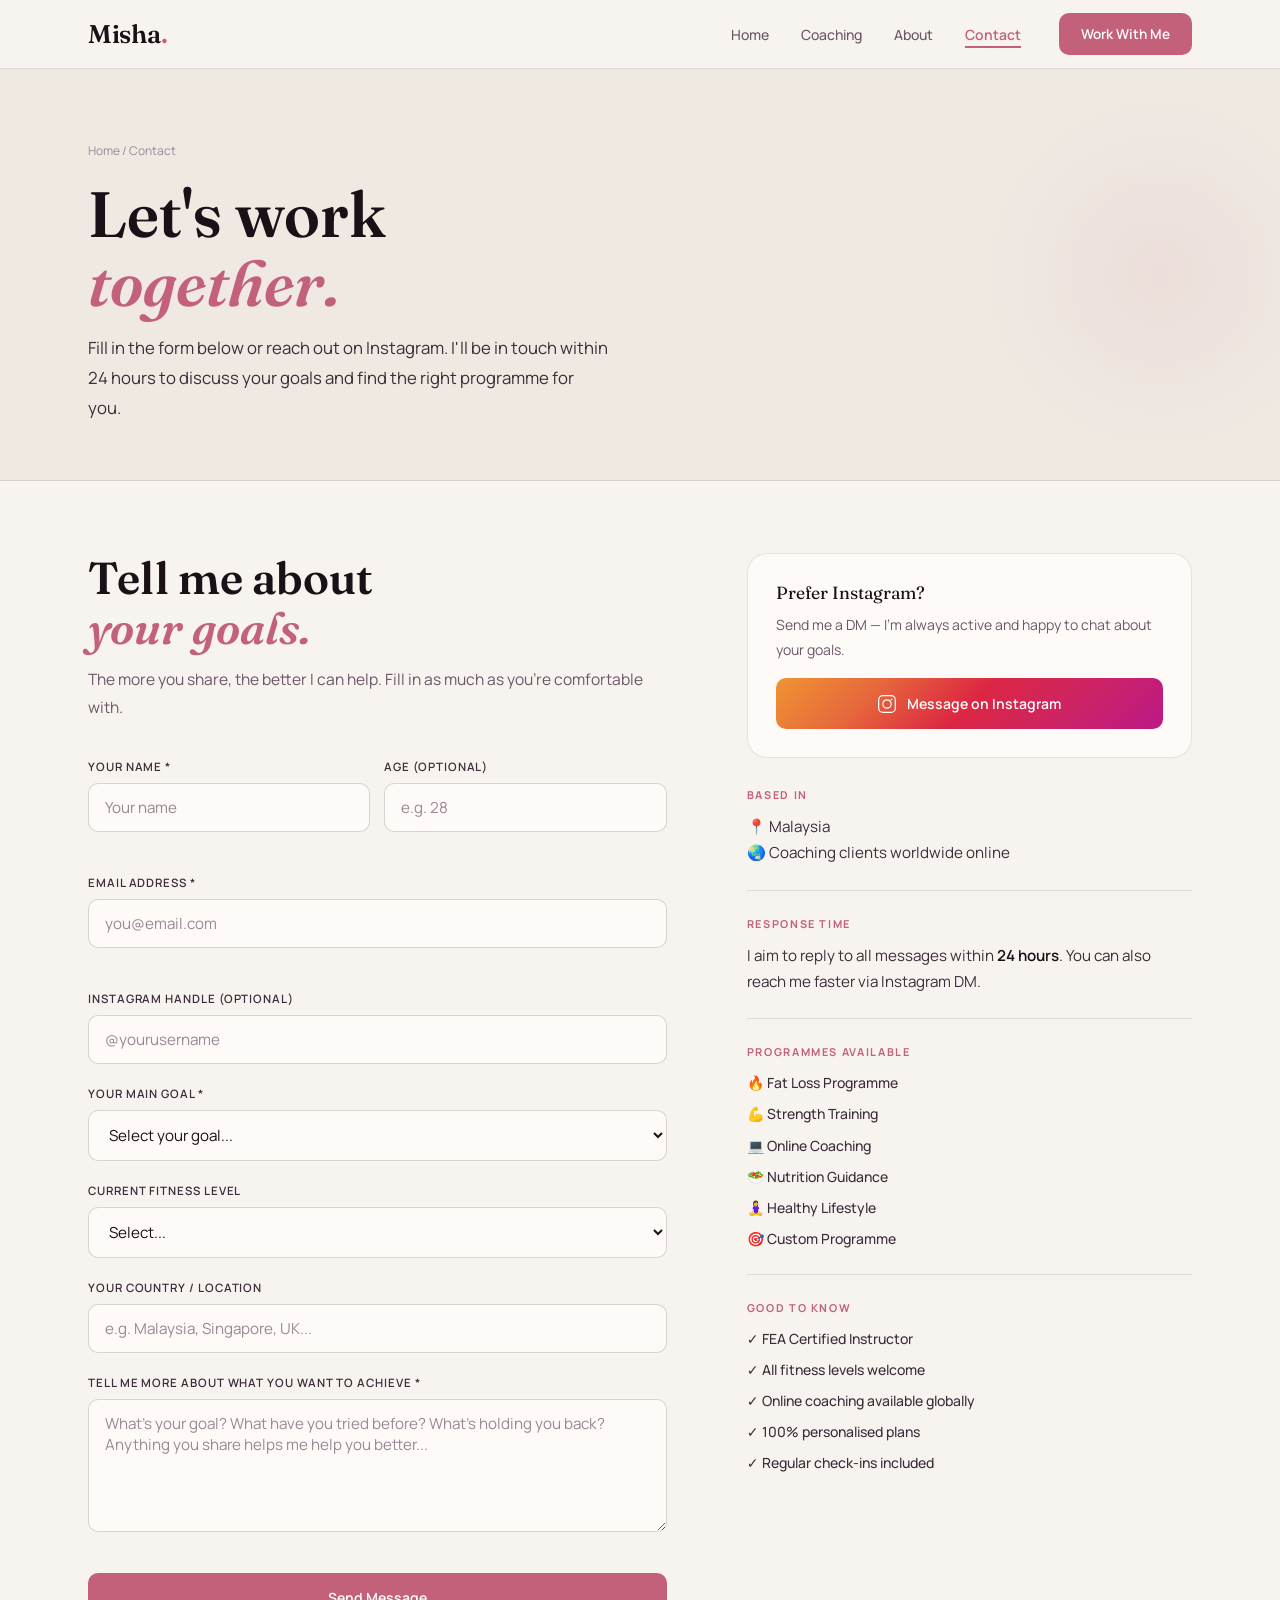
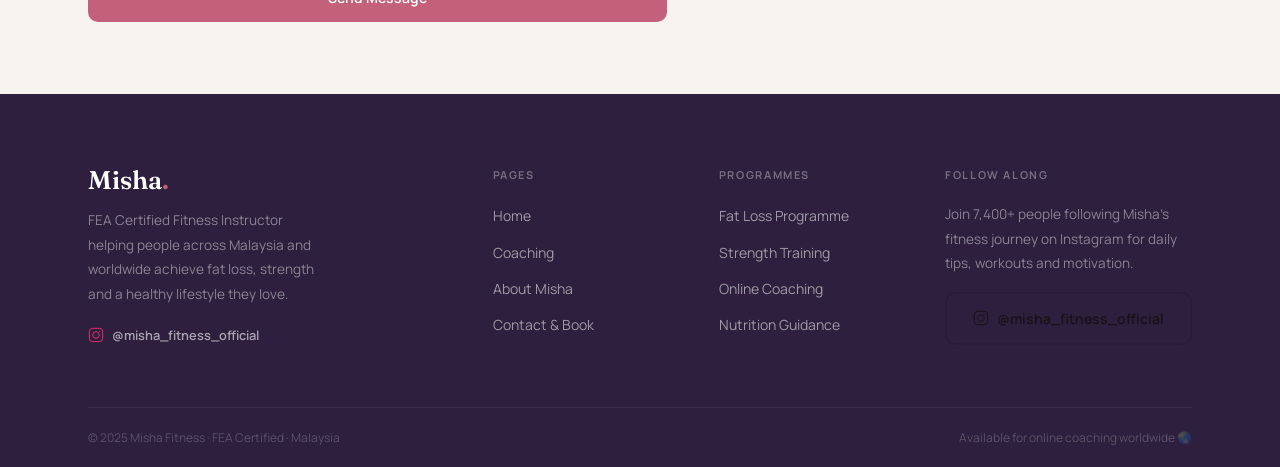
<file: contact.html>
<!DOCTYPE html>
<html lang="en">
<head>
  <meta charset="UTF-8"/>
  <meta name="viewport" content="width=device-width, initial-scale=1.0"/>
  <title>Work With Me — Misha Fitness</title>
  <meta name="description" content="Get in touch with Misha — FEA Certified Fitness Instructor. Start your fat loss, strength or online coaching journey today."/>
  <link rel="stylesheet" href="styles.css"/>
  <link rel="preconnect" href="https://fonts.googleapis.com"/>
  <link rel="preconnect" href="https://fonts.gstatic.com" crossorigin/>
  <link href="https://fonts.googleapis.com/css2?family=Fraunces:ital,wght@0,300;0,600;0,700;1,300;1,600&family=Manrope:wght@300;400;500;600&display=swap" rel="stylesheet"/>
</head>
<body>

  <div class="preloader" id="preloader">
    <div class="pl-inner">
      <div class="pl-name">Misha<span>.</span></div>
      <div class="pl-sub">Fitness & Coaching</div>
      <div class="pl-bar"><div class="pl-fill"></div></div>
    </div>
  </div>

  <nav class="nav" id="nav">
    <div class="nav-wrap">
      <a href="index.html" class="nav-logo">Misha<span>.</span></a>
      <ul class="nav-menu" id="navMenu">
        <li><a href="index.html" class="nm">Home</a></li>
        <li><a href="coaching.html" class="nm">Coaching</a></li>
        <li><a href="about.html" class="nm">About</a></li>
        <li><a href="contact.html" class="nm active">Contact</a></li>
      </ul>
      <a href="contact.html" class="nav-cta">Work With Me</a>
      <button class="burger" id="burger" aria-label="Menu"><span></span><span></span><span></span></button>
    </div>
  </nav>

  <section class="page-hero short-hero">
    <div class="container">
      <div class="breadcrumb"><a href="index.html">Home</a> / Contact</div>
      <h1 class="ph-h1 reveal-up">Let's work<br/><em>together.</em></h1>
      <p class="ph-sub reveal-up d1">Fill in the form below or reach out on Instagram. I'll be in touch within 24 hours to discuss your goals and find the right programme for you.</p>
    </div>
  </section>

  <section class="section contact-section">
    <div class="container">
      <div class="contact-grid">

        <div class="cg-form reveal-up">
          <h2 class="sec-title">Tell me about<br/><em>your goals.</em></h2>
          <p class="cg-intro">The more you share, the better I can help. Fill in as much as you're comfortable with.</p>

          <form class="the-form" id="contactForm" novalidate>
            <div class="form-row-2">
              <div class="fgroup">
                <label for="f-name">Your Name *</label>
                <input type="text" id="f-name" placeholder="Your name" required/>
                <span class="ferr" id="nameErr"></span>
              </div>
              <div class="fgroup">
                <label for="f-age">Age (optional)</label>
                <input type="text" id="f-age" placeholder="e.g. 28"/>
              </div>
            </div>
            <div class="fgroup">
              <label for="f-email">Email Address *</label>
              <input type="email" id="f-email" placeholder="you@email.com" required/>
              <span class="ferr" id="emailErr"></span>
            </div>
            <div class="fgroup">
              <label for="f-insta">Instagram Handle (optional)</label>
              <input type="text" id="f-insta" placeholder="@yourusername"/>
            </div>
            <div class="fgroup">
              <label for="f-goal">Your Main Goal *</label>
              <select id="f-goal" required>
                <option value="">Select your goal...</option>
                <option>Fat Loss</option>
                <option>Build Muscle & Strength</option>
                <option>Improve Overall Fitness</option>
                <option>Healthy Lifestyle Coaching</option>
                <option>Nutrition Guidance</option>
                <option>Online Coaching</option>
                <option>Not Sure Yet</option>
              </select>
            </div>
            <div class="fgroup">
              <label for="f-level">Current Fitness Level</label>
              <select id="f-level">
                <option value="">Select...</option>
                <option>Complete Beginner</option>
                <option>Some Experience</option>
                <option>Intermediate</option>
                <option>Advanced</option>
              </select>
            </div>
            <div class="fgroup">
              <label for="f-location">Your Country / Location</label>
              <input type="text" id="f-location" placeholder="e.g. Malaysia, Singapore, UK..."/>
            </div>
            <div class="fgroup">
              <label for="f-msg">Tell me more about what you want to achieve *</label>
              <textarea id="f-msg" rows="5" placeholder="What's your goal? What have you tried before? What's holding you back? Anything you share helps me help you better..." required></textarea>
              <span class="ferr" id="msgErr"></span>
            </div>
            <button type="submit" class="btn-primary btn-full" id="submitBtn">
              <span id="btnTxt">Send Message</span>
              <span id="btnLoad" style="display:none">Sending...</span>
            </button>
            <div class="form-success" id="formSuccess" style="display:none">
              <div class="fs-icon">✓</div>
              <h3>Message received!</h3>
              <p>Thank you for reaching out! I'll be in touch within 24 hours. Your transformation journey starts right now. 💪</p>
            </div>
          </form>
        </div>

        <div class="cg-info reveal-right">

          <div class="ci-prefer">
            <h3>Prefer Instagram?</h3>
            <p>Send me a DM — I'm always active and happy to chat about your goals.</p>
            <a href="https://www.instagram.com/misha_fitness_official" target="_blank" class="btn-insta-full">
              <svg viewBox="0 0 24 24" fill="none" width="20"><rect x="2" y="2" width="20" height="20" rx="5" stroke="currentColor" stroke-width="1.5"/><circle cx="12" cy="12" r="5" stroke="currentColor" stroke-width="1.5"/><circle cx="17.5" cy="6.5" r="1" fill="currentColor"/></svg>
              Message on Instagram
            </a>
          </div>

          <div class="ci-block">
            <div class="ci-label">Based In</div>
            <p class="ci-main">📍 Malaysia<br/>🌏 Coaching clients worldwide online</p>
          </div>

          <div class="ci-block">
            <div class="ci-label">Response Time</div>
            <p class="ci-main">I aim to reply to all messages within <strong>24 hours</strong>. You can also reach me faster via Instagram DM.</p>
          </div>

          <div class="ci-block">
            <div class="ci-label">Programmes Available</div>
            <div class="ci-progs">
              <div class="cip-item">🔥 Fat Loss Programme</div>
              <div class="cip-item">💪 Strength Training</div>
              <div class="cip-item">💻 Online Coaching</div>
              <div class="cip-item">🥗 Nutrition Guidance</div>
              <div class="cip-item">🧘‍♀️ Healthy Lifestyle</div>
              <div class="cip-item">🎯 Custom Programme</div>
            </div>
          </div>

          <div class="ci-block">
            <div class="ci-label">Good to Know</div>
            <div class="ci-facts">
              <div class="cif-item">✓ FEA Certified Instructor</div>
              <div class="cif-item">✓ All fitness levels welcome</div>
              <div class="cif-item">✓ Online coaching available globally</div>
              <div class="cif-item">✓ 100% personalised plans</div>
              <div class="cif-item">✓ Regular check-ins included</div>
            </div>
          </div>

        </div>
      </div>
    </div>
  </section>

  <footer class="footer">
    <div class="container">
      <div class="footer-grid">
        <div class="fg-brand">
          <div class="fg-logo">Misha<span>.</span></div>
          <p>FEA Certified Fitness Instructor helping people across Malaysia and worldwide achieve fat loss, strength and a healthy lifestyle they love.</p>
          <a href="https://www.instagram.com/misha_fitness_official" target="_blank" class="fg-insta">
            <svg viewBox="0 0 24 24" fill="none" width="16"><rect x="2" y="2" width="20" height="20" rx="5" stroke="currentColor" stroke-width="1.5"/><circle cx="12" cy="12" r="5" stroke="currentColor" stroke-width="1.5"/><circle cx="17.5" cy="6.5" r="1" fill="currentColor"/></svg>
            @misha_fitness_official
          </a>
        </div>
        <div class="fg-col">
          <h4>Pages</h4>
          <ul>
            <li><a href="index.html">Home</a></li>
            <li><a href="coaching.html">Coaching</a></li>
            <li><a href="about.html">About Misha</a></li>
            <li><a href="contact.html">Contact & Book</a></li>
          </ul>
        </div>
        <div class="fg-col">
          <h4>Programmes</h4>
          <ul>
            <li><a href="coaching.html">Fat Loss Programme</a></li>
            <li><a href="coaching.html">Strength Training</a></li>
            <li><a href="coaching.html">Online Coaching</a></li>
            <li><a href="coaching.html">Nutrition Guidance</a></li>
          </ul>
        </div>
        <div class="fg-col">
          <h4>Follow Along</h4>
          <p>Join 7,400+ people following Misha's fitness journey on Instagram for daily tips, workouts and motivation.</p>
          <a href="https://www.instagram.com/misha_fitness_official" target="_blank" class="btn-insta" style="margin-top:16px">
            <svg viewBox="0 0 24 24" fill="none" width="16"><rect x="2" y="2" width="20" height="20" rx="5" stroke="currentColor" stroke-width="1.5"/><circle cx="12" cy="12" r="5" stroke="currentColor" stroke-width="1.5"/><circle cx="17.5" cy="6.5" r="1" fill="currentColor"/></svg>
            @misha_fitness_official
          </a>
        </div>
      </div>
      <div class="footer-bottom">
        <span>© 2025 Misha Fitness · FEA Certified · Malaysia</span>
        <span>Available for online coaching worldwide 🌏</span>
      </div>
    </div>
  </footer>

  <script src="script.js"></script>
</body>
</html>
</file>
<file: styles.css>
*, *::before, *::after { box-sizing: border-box; margin: 0; padding: 0; }

:root {
  --bg:        #F7F3EF;
  --bg-soft:   #EFE9E2;
  --bg-card:   #FDFAF7;
  --bg-dark:   #2D1F3D;
  --bg-mid:    #3D2B52;

  --text:      #1A1118;
  --text-mid:  #3D2D3A;
  --text-soft: #6B5768;
  --text-faint:#9A8896;

  --rose:      #C4617A; 
  --rose-deep: #A04860;
  --rose-pale: #F5E0E6;
  --sage:      #5A7A6A;
  --sage-pale: #E0EDEA;
  --gold:      #C4956A;
  --gold-pale: #F5EAD8;

  --border:    rgba(26,17,24,0.1);
  --border-mid:rgba(26,17,24,0.16);

  --font-h: 'Fraunces', Georgia, serif;
  --font-b: 'Manrope', system-ui, sans-serif;

  --r:    10px;
  --r-lg: 20px;
  --shadow:    0 4px 20px rgba(45,31,61,0.08);
  --shadow-md: 0 12px 40px rgba(45,31,61,0.14);
}

html { scroll-behavior: smooth; }

body {
  background: var(--bg);
  color: var(--text);
  font-family: var(--font-b);
  font-weight: 400;
  line-height: 1.65;
  overflow-x: hidden;
}

a { text-decoration: none; color: inherit; }
ul { list-style: none; }

h1 { font-family: var(--font-h); font-weight: 600; line-height: 1.08; color: var(--text); }
h2 { font-family: var(--font-h); font-weight: 600; line-height: 1.12; color: var(--text); }
h3 { font-family: var(--font-h); font-weight: 400; font-size: 1.2rem; color: var(--text); line-height: 1.25; }
h4 { font-family: var(--font-b); font-weight: 600; font-size: 0.95rem; color: var(--text); }
p  { color: var(--text-soft); font-size: 0.975rem; line-height: 1.8; }
em { font-style: italic; color: var(--rose); font-family: var(--font-h); }
strong { color: var(--text-mid); font-weight: 600; }

.container { max-width: 1160px; margin: 0 auto; padding: 0 28px; }
.section    { padding: 96px 0; }

.sec-label {
  font-size: 0.68rem;
  font-weight: 600;
  letter-spacing: 0.2em;
  text-transform: uppercase;
  color: var(--rose);
  margin-bottom: 12px;
  display: block;
}
.sec-label.light { color: #F0A0B8; }

.sec-head {
  display: flex;
  align-items: flex-end;
  justify-content: space-between;
  gap: 24px;
  flex-wrap: wrap;
  margin-bottom: 52px;
}
.sec-head.centered { display: block; text-align: center; max-width: 560px; margin: 0 auto 52px; }

.sec-title { font-size: clamp(1.9rem, 3.5vw, 2.8rem); }

.sec-link {
  font-size: 0.85rem;
  font-weight: 600;
  color: var(--rose);
  border-bottom: 1px solid var(--rose-pale);
  padding-bottom: 2px;
  white-space: nowrap;
  transition: all 0.2s;
}
.sec-link:hover { border-color: var(--rose); }

.btn-primary {
  display: inline-flex;
  align-items: center;
  gap: 8px;
  background: var(--rose);
  color: #fff;
  padding: 13px 26px;
  border-radius: var(--r);
  font-family: var(--font-b);
  font-size: 0.875rem;
  font-weight: 600;
  border: 2px solid var(--rose);
  transition: all 0.25s;
  cursor: pointer;
}
.btn-primary:hover {
  background: var(--rose-deep);
  border-color: var(--rose-deep);
  transform: translateY(-2px);
  box-shadow: 0 8px 24px rgba(196,97,122,0.3);
}

.btn-outline {
  display: inline-flex;
  align-items: center;
  background: transparent;
  color: var(--text);
  padding: 13px 26px;
  border-radius: var(--r);
  font-size: 0.875rem;
  font-weight: 500;
  border: 2px solid var(--border-mid);
  transition: all 0.25s;
}
.btn-outline:hover { border-color: var(--text); background: rgba(26,17,24,0.04); }

.btn-outline-sm {
  display: inline-flex;
  align-items: center;
  font-size: 0.82rem;
  font-weight: 600;
  color: var(--rose);
  border-bottom: 1px solid var(--rose-pale);
  padding-bottom: 2px;
  margin-top: 16px;
  transition: all 0.2s;
}
.btn-outline-sm:hover { border-color: var(--rose); }
.btn-outline-sm.light { color: rgba(255,255,255,0.8); border-color: rgba(255,255,255,0.3); }
.btn-outline-sm.light:hover { color: #fff; border-color: rgba(255,255,255,0.8); }

.btn-ghost-dark {
  display: inline-flex;
  align-items: center;
  background: transparent;
  color: var(--text);
  padding: 12px 22px;
  border-radius: var(--r);
  font-size: 0.85rem;
  font-weight: 600;
  border: 2px solid var(--border-mid);
  transition: all 0.25s;
  width: 100%;
  justify-content: center;
}
.btn-ghost-dark:hover { border-color: var(--rose); color: var(--rose); }

.btn-large { padding: 16px 36px; font-size: 0.95rem; }
.btn-full   { width: 100%; justify-content: center; }

.btn-light {
  display: inline-flex;
  align-items: center;
  background: #fff;
  color: var(--rose);
  padding: 13px 26px;
  border-radius: var(--r);
  font-size: 0.875rem;
  font-weight: 600;
  transition: all 0.25s;
}
.btn-light:hover { background: var(--rose-pale); transform: translateY(-2px); }

.btn-insta {
  display: inline-flex;
  align-items: center;
  gap: 8px;
  background: transparent;
  color: var(--text);
  padding: 13px 26px;
  border-radius: var(--r);
  font-size: 0.875rem;
  font-weight: 600;
  border: 2px solid var(--border-mid);
  transition: all 0.25s;
}
.btn-insta:hover { border-color: #E1306C; color: #E1306C; }

.btn-insta-full {
  display: flex;
  align-items: center;
  gap: 10px;
  background: linear-gradient(135deg, #f09433, #e6683c, #dc2743, #cc2366, #bc1888);
  color: #fff;
  padding: 14px 24px;
  border-radius: var(--r);
  font-size: 0.875rem;
  font-weight: 600;
  transition: all 0.25s;
  width: 100%;
  justify-content: center;
  margin-top: 16px;
}
.btn-insta-full:hover { opacity: 0.9; transform: translateY(-2px); }

.preloader {
  position: fixed;
  inset: 0;
  background: var(--bg-dark);
  z-index: 9999;
  display: flex;
  align-items: center;
  justify-content: center;
  transition: opacity 0.5s, visibility 0.5s;
}
.preloader.done { opacity: 0; visibility: hidden; }

.pl-inner { text-align: center; }

.pl-name {
  font-family: var(--font-h);
  font-size: 3rem;
  font-weight: 600;
  color: #fff;
  line-height: 1;
  margin-bottom: 8px;
}
.pl-name span { color: var(--rose); }

.pl-sub {
  font-size: 0.75rem;
  letter-spacing: 0.2em;
  text-transform: uppercase;
  color: rgba(255,255,255,0.4);
  margin-bottom: 28px;
}

.pl-bar {
  width: 180px;
  height: 2px;
  background: rgba(255,255,255,0.12);
  border-radius: 2px;
  overflow: hidden;
  margin: 0 auto;
}
.pl-fill {
  height: 100%;
  background: var(--rose);
  width: 0;
  animation: pl-grow 1.3s cubic-bezier(0.4,0,0.2,1) forwards;
}
@keyframes pl-grow { to { width: 100%; } }

.nav {
  position: sticky;
  top: 0;
  z-index: 800;
  background: rgba(247,243,239,0.96);
  backdrop-filter: blur(16px);
  -webkit-backdrop-filter: blur(16px);
  border-bottom: 1px solid var(--border);
  transition: box-shadow 0.3s;
}
.nav.scrolled { box-shadow: 0 4px 24px rgba(45,31,61,0.1); }

.nav-wrap {
  max-width: 1160px;
  margin: 0 auto;
  padding: 0 28px;
  height: 68px;
  display: flex;
  align-items: center;
  gap: 24px;
}

.nav-logo {
  font-family: var(--font-h);
  font-size: 1.6rem;
  font-weight: 600;
  color: var(--text);
  flex-shrink: 0;
  letter-spacing: -0.01em;
}
.nav-logo span { color: var(--rose); }

.nav-menu {
  display: flex;
  align-items: center;
  gap: 4px;
  margin-left: auto;
}

.nm {
  font-size: 0.875rem;
  font-weight: 500;
  color: var(--text-soft);
  padding: 7px 14px;
  border-radius: 8px;
  transition: all 0.2s;
  position: relative;
}
.nm::after {
  content: '';
  position: absolute;
  bottom: 3px; left: 14px; right: 14px;
  height: 1.5px;
  background: var(--rose);
  transform: scaleX(0);
  transition: transform 0.25s;
}
.nm:hover { color: var(--text); }
.nm.active { color: var(--rose); font-weight: 600; }
.nm:hover::after, .nm.active::after { transform: scaleX(1); }

.nav-cta {
  background: var(--rose);
  color: #fff;
  padding: 10px 22px;
  border-radius: var(--r);
  font-size: 0.85rem;
  font-weight: 600;
  transition: all 0.22s;
  flex-shrink: 0;
}
.nav-cta:hover { background: var(--rose-deep); transform: translateY(-1px); }

.burger {
  display: none;
  flex-direction: column;
  gap: 5px;
  background: none;
  border: none;
  cursor: pointer;
  padding: 4px;
  margin-left: auto;
}
.burger span { display: block; width: 22px; height: 2px; background: var(--text); border-radius: 2px; transition: all 0.3s; }
.burger.open span:nth-child(1) { transform: translateY(7px) rotate(45deg); }
.burger.open span:nth-child(2) { opacity: 0; }
.burger.open span:nth-child(3) { transform: translateY(-7px) rotate(-45deg); }

.hero {
  min-height: calc(100vh - 68px);
  position: relative;
  overflow: hidden;
  display: flex;
  flex-direction: column;
}

.hero-bg { position: absolute; inset: 0; pointer-events: none; }

.hbg-blob {
  position: absolute;
  border-radius: 50%;
  filter: blur(80px);
}

.blob-1 {
  width: 500px; height: 500px;
  background: radial-gradient(circle, rgba(196,97,122,0.12), transparent);
  top: -100px; right: -80px;
  animation: blob-drift 9s ease-in-out infinite alternate;
}

.blob-2 {
  width: 400px; height: 400px;
  background: radial-gradient(circle, rgba(90,122,106,0.09), transparent);
  bottom: -80px; left: -60px;
  animation: blob-drift 11s ease-in-out infinite alternate-reverse;
}

@keyframes blob-drift {
  from { transform: translate(0,0) scale(1); }
  to   { transform: translate(30px,20px) scale(1.1); }
}

.hbg-dots {
  position: absolute;
  inset: 0;
  background-image: radial-gradient(rgba(196,97,122,0.12) 1.5px, transparent 1.5px);
  background-size: 36px 36px;
  mask-image: radial-gradient(ellipse 60% 60% at 70% 40%, black 30%, transparent 80%);
}

.hero-body {
  flex: 1;
  display: grid;
  grid-template-columns: 1.1fr 1fr;
  align-items: center;
  max-width: 1160px;
  margin: 0 auto;
  padding: 80px 28px;
  width: 100%;
  position: relative;
  z-index: 2;
}

.hero-left { padding-right: 52px; }

.hero-badge {
  display: inline-flex;
  align-items: center;
  gap: 10px;
  font-size: 0.75rem;
  font-weight: 500;
  letter-spacing: 0.08em;
  color: var(--text-soft);
  background: var(--bg-card);
  border: 1px solid var(--border);
  padding: 8px 18px;
  border-radius: 100px;
  margin-bottom: 28px;
}

.hb-dot {
  width: 7px; height: 7px;
  background: var(--rose);
  border-radius: 50%;
  animation: dot-pulse 2.5s ease-in-out infinite;
  flex-shrink: 0;
}
@keyframes dot-pulse {
  0%,100% { transform: scale(1); opacity: 1; }
  50%      { transform: scale(1.5); opacity: 0.5; }
}

.hero-h1 {
  font-size: clamp(3rem, 5.5vw, 5rem);
  margin-bottom: 24px;
}

.hero-p {
  font-size: 1.05rem;
  max-width: 440px;
  margin-bottom: 36px;
  line-height: 1.8;
}

.hero-btns { display: flex; gap: 12px; flex-wrap: wrap; margin-bottom: 36px; }

.hero-social {
  display: flex;
  align-items: center;
  gap: 12px;
  flex-wrap: wrap;
  font-size: 0.82rem;
  color: var(--text-faint);
}

.social-pill {
  display: inline-flex;
  align-items: center;
  gap: 7px;
  font-size: 0.8rem;
  font-weight: 600;
  color: var(--text-mid);
  background: var(--bg-card);
  border: 1px solid var(--border);
  padding: 6px 14px;
  border-radius: 100px;
  transition: all 0.2s;
}
.social-pill svg { width: 15px; height: 15px; color: #E1306C; }
.social-pill:hover { border-color: #E1306C; color: #E1306C; }

.social-count {
  font-size: 0.75rem;
  font-weight: 600;
  color: var(--rose);
}

.hero-right { display: flex; align-items: center; justify-content: center; }

.hero-visual {
  position: relative;
  width: 360px;
  height: 400px;
}

.hv-main-card {
  position: absolute;
  top: 0; left: 0;
  width: 300px;
  background: var(--bg-card);
  border: 1px solid var(--border-mid);
  border-radius: var(--r-lg);
  padding: 32px 28px;
  box-shadow: var(--shadow-md);
  animation: float-card 4.5s ease-in-out infinite;
}
@keyframes float-card {
  0%,100% { transform: translateY(0); }
  50%      { transform: translateY(-12px); }
}

.hv-avatar {
  width: 64px; height: 64px;
  border-radius: 16px;
  background: linear-gradient(135deg, var(--rose), var(--bg-mid));
  color: #fff;
  display: flex;
  align-items: center;
  justify-content: center;
  font-family: var(--font-h);
  font-size: 1.8rem;
  font-weight: 600;
  margin-bottom: 14px;
}

.hv-name {
  font-family: var(--font-h);
  font-size: 1.4rem;
  font-weight: 600;
  color: var(--text);
  margin-bottom: 4px;
}

.hv-title {
  font-size: 0.75rem;
  font-weight: 500;
  color: var(--text-soft);
  margin-bottom: 16px;
}

.hv-divider { height: 1px; background: var(--border); margin-bottom: 16px; }

.hv-tags { display: flex; flex-wrap: wrap; gap: 6px; }
.hv-tags span {
  font-size: 0.7rem;
  font-weight: 600;
  letter-spacing: 0.04em;
  color: var(--rose);
  background: var(--rose-pale);
  padding: 4px 10px;
  border-radius: 100px;
}

.hv-stat-card {
  position: absolute;
  background: var(--bg-card);
  border: 1px solid var(--border);
  border-radius: var(--r);
  padding: 16px 20px;
  box-shadow: var(--shadow);
}

.hvc-top { top: 30px; right: 0; }
.hvc-bot { bottom: 30px; right: 20px; }

.hvc-num {
  font-family: var(--font-h);
  font-size: 1.8rem;
  font-weight: 600;
  color: var(--text);
  line-height: 1;
  margin-bottom: 4px;
}

.hvc-lbl {
  font-size: 0.65rem;
  font-weight: 600;
  letter-spacing: 0.1em;
  text-transform: uppercase;
  color: var(--text-faint);
}

.hvc-icon { font-size: 1.4rem; margin-bottom: 4px; }

.hv-float-pill {
  position: absolute;
  bottom: -10px;
  left: 50%;
  transform: translateX(-50%);
  background: var(--rose);
  color: #fff;
  font-size: 0.72rem;
  font-weight: 600;
  padding: 7px 16px;
  border-radius: 100px;
  white-space: nowrap;
  box-shadow: 0 4px 16px rgba(196,97,122,0.35);
  animation: pill-pulse 3s ease-in-out infinite;
}
@keyframes pill-pulse {
  0%,100% { box-shadow: 0 4px 16px rgba(196,97,122,0.35); }
  50%      { box-shadow: 0 4px 28px rgba(196,97,122,0.55); }
}

.scroll-strip {
  background: var(--bg-dark);
  overflow: hidden;
  padding: 12px 0;
}
.ss-track {
  display: flex;
  white-space: nowrap;
  font-size: 0.8rem;
  font-weight: 500;
  letter-spacing: 0.08em;
  color: rgba(255,255,255,0.6);
  animation: strip-scroll 25s linear infinite;
}
@keyframes strip-scroll {
  from { transform: translateX(0); }
  to   { transform: translateX(-50%); }
}

.offer-grid {
  display: grid;
  grid-template-columns: 1.3fr 1fr 1fr;
  grid-template-rows: auto auto;
  gap: 12px;
}

.offer-card {
  background: var(--bg-card);
  border: 1px solid var(--border);
  border-radius: var(--r-lg);
  padding: 30px 26px;
  display: flex;
  flex-direction: column;
  gap: 10px;
  position: relative;
  transition: all 0.3s cubic-bezier(0.25,0.46,0.45,0.94);
  overflow: hidden;
}

.offer-card::after {
  content: '';
  position: absolute;
  top: 0; left: 0; right: 0;
  height: 3px;
  background: linear-gradient(to right, var(--rose), var(--gold));
  transform: scaleX(0);
  transform-origin: left;
  transition: transform 0.3s;
}

.offer-card:hover { transform: translateY(-5px); box-shadow: var(--shadow-md); }
.offer-card:hover::after { transform: scaleX(1); }

.oc-large { grid-row: 1 / 3; }
.oc-accent { background: var(--rose-pale); border-color: rgba(196,97,122,0.2); }

.oc-tag {
  position: absolute;
  top: 16px; right: 16px;
  font-size: 0.62rem;
  font-weight: 700;
  letter-spacing: 0.1em;
  text-transform: uppercase;
  color: var(--rose);
  background: var(--rose-pale);
  padding: 3px 10px;
  border-radius: 100px;
}

.oc-icon { font-size: 1.8rem; margin-bottom: 4px; }
.offer-card h3 { font-size: 1.15rem; }
.offer-card p  { font-size: 0.875rem; flex: 1; }

.oc-arrow {
  font-size: 1rem;
  color: var(--rose);
  margin-top: 8px;
  transition: transform 0.25s;
}
.offer-card:hover .oc-arrow { transform: translateX(4px); }

.why-grid {
  display: grid;
  grid-template-columns: 1fr 1.3fr;
  gap: 80px;
  align-items: start;
}

.why-left .sec-title { margin-bottom: 18px; }
.why-left p { margin-bottom: 14px; }
.why-left .btn-primary { margin-top: 8px; }

.why-right { display: flex; flex-direction: column; gap: 0; }

.why-point {
  display: flex;
  gap: 20px;
  padding: 22px 0;
  border-bottom: 1px solid var(--border);
  align-items: flex-start;
  transition: background 0.2s;
}
.why-point:first-child { padding-top: 0; }
.why-point:last-child  { border-bottom: none; padding-bottom: 0; }

.wp-num {
  font-family: var(--font-h);
  font-size: 1.4rem;
  color: var(--rose);
  opacity: 0.4;
  flex-shrink: 0;
  line-height: 1;
  margin-top: 2px;
}

.wp-body h4 { margin-bottom: 5px; font-size: 0.95rem; }
.wp-body p  { font-size: 0.875rem; }

.transform-strip {
  background: var(--bg-dark);
  padding: 96px 0;
}

.ts-inner {
  max-width: 1160px;
  margin: 0 auto;
  padding: 0 28px;
  display: grid;
  grid-template-columns: 1.2fr 1fr;
  gap: 80px;
  align-items: center;
}

.ts-text h2 { color: #fff; font-size: clamp(1.8rem, 3.5vw, 2.8rem); margin-bottom: 16px; }
.ts-text em { color: var(--rose); }
.ts-text p  { color: rgba(255,255,255,0.45); font-size: 0.9rem; margin-bottom: 32px; }

.ts-stats {
  display: grid;
  grid-template-columns: 1fr 1fr;
  gap: 1px;
  background: rgba(255,255,255,0.07);
  border-radius: var(--r-lg);
  overflow: hidden;
}

.tss-item {
  background: var(--bg-mid);
  padding: 32px 24px;
  transition: background 0.25s;
}
.tss-item:hover { background: rgba(196,97,122,0.2); }

.tss-num {
  font-family: var(--font-h);
  font-size: 2.6rem;
  font-weight: 600;
  color: var(--rose);
  line-height: 1;
  margin-bottom: 8px;
}
.tss-num span { font-size: 1.8rem; }

.tss-lbl {
  font-size: 0.72rem;
  font-weight: 600;
  letter-spacing: 0.08em;
  color: rgba(255,255,255,0.4);
}

.pillars-grid {
  display: grid;
  grid-template-columns: repeat(3,1fr);
  gap: 16px;
}

.pillar-card {
  background: var(--bg-card);
  border: 1px solid var(--border);
  border-radius: var(--r-lg);
  padding: 40px 32px;
  position: relative;
  overflow: hidden;
  transition: all 0.3s;
}

.pillar-card::before {
  content: '';
  position: absolute;
  bottom: 0; left: 0; right: 0;
  height: 3px;
  background: linear-gradient(to right, var(--rose), var(--gold));
  transform: scaleX(0);
  transition: transform 0.3s;
}

.pillar-card:hover { transform: translateY(-5px); box-shadow: var(--shadow-md); }
.pillar-card:hover::before { transform: scaleX(1); }

.pc-accent { background: var(--bg-dark); border-color: var(--bg-dark); }
.pc-accent h3, .pc-accent p { color: rgba(255,255,255,0.85); }
.pc-accent .pillar-num { color: rgba(196,97,122,0.5); }

.pillar-num {
  font-family: var(--font-h);
  font-size: 3.5rem;
  font-weight: 600;
  color: rgba(26,17,24,0.06);
  line-height: 1;
  margin-bottom: 16px;
}

.pillar-icon { font-size: 2rem; margin-bottom: 16px; display: block; }
.pillar-card h3 { font-size: 1.2rem; margin-bottom: 12px; }
.pillar-card p  { font-size: 0.875rem; }

.cta-section { padding: 80px 0; background: var(--bg-soft); }

.cta-box {
  background: var(--bg-dark);
  border-radius: var(--r-lg);
  padding: 68px 60px;
  display: flex;
  align-items: center;
  justify-content: space-between;
  gap: 40px;
  flex-wrap: wrap;
  position: relative;
  overflow: hidden;
}

.cta-box::before {
  content: '';
  position: absolute;
  top: -80px; right: -80px;
  width: 350px; height: 350px;
  background: radial-gradient(circle, rgba(196,97,122,0.2), transparent 70%);
  pointer-events: none;
}

.cta-left h2 { color: #fff; font-size: clamp(1.7rem, 3vw, 2.4rem); margin-bottom: 10px; }
.cta-left em { color: var(--rose); }
.cta-left p  { color: rgba(255,255,255,0.5); }
.cta-right   { display: flex; gap: 14px; align-items: center; flex-wrap: wrap; flex-shrink: 0; }

.footer { background: var(--bg-dark); padding: 72px 0 0; }

.footer-grid {
  display: grid;
  grid-template-columns: 2fr 1fr 1fr 1fr;
  gap: 48px;
  padding-bottom: 56px;
  border-bottom: 1px solid rgba(255,255,255,0.07);
}

.fg-logo {
  font-family: var(--font-h);
  font-size: 1.6rem;
  font-weight: 600;
  color: #fff;
  margin-bottom: 14px;
  line-height: 1.1;
}
.fg-logo span { color: var(--rose); }

.fg-brand p { font-size: 0.85rem; color: rgba(255,255,255,0.45); max-width: 240px; margin-bottom: 18px; }

.fg-insta {
  display: inline-flex;
  align-items: center;
  gap: 8px;
  font-size: 0.8rem;
  font-weight: 600;
  color: rgba(255,255,255,0.6);
  transition: color 0.2s;
}
.fg-insta svg { color: #E1306C; }
.fg-insta:hover { color: #fff; }

.fg-col h4 {
  font-size: 0.68rem;
  font-weight: 700;
  letter-spacing: 0.15em;
  text-transform: uppercase;
  color: rgba(255,255,255,0.35);
  margin-bottom: 18px;
  font-family: var(--font-b);
}

.fg-col ul { display: flex; flex-direction: column; gap: 10px; }
.fg-col ul a { font-size: 0.875rem; color: rgba(255,255,255,0.55); transition: color 0.2s; }
.fg-col ul a:hover { color: #fff; }
.fg-col p { font-size: 0.85rem; color: rgba(255,255,255,0.45); }

.footer-bottom {
  display: flex;
  justify-content: space-between;
  padding: 20px 0;
  font-size: 0.75rem;
  color: rgba(255,255,255,0.22);
  flex-wrap: wrap;
  gap: 8px;
}

.page-hero {
  background: var(--bg-soft);
  border-bottom: 1px solid var(--border);
  padding: 80px 0 64px;
  position: relative;
  overflow: hidden;
}

.page-hero::after {
  content: '';
  position: absolute;
  right: -60px; top: 50%;
  transform: translateY(-50%);
  width: 360px; height: 360px;
  background: radial-gradient(circle, rgba(196,97,122,0.08), transparent 70%);
  pointer-events: none;
}

.short-hero { padding: 72px 0 56px; }

.breadcrumb { font-size: 0.75rem; color: var(--text-faint); margin-bottom: 18px; }
.breadcrumb a { color: var(--text-faint); transition: color 0.2s; }
.breadcrumb a:hover { color: var(--rose); }

.ph-h1 { font-size: clamp(2.4rem, 5vw, 4.2rem); margin-bottom: 16px; }
.ph-sub { font-size: 1.05rem; max-width: 520px; color: var(--text-mid); }

.featured-programme {
  background: var(--bg-card);
  border: 1px solid var(--border-mid);
  border-radius: var(--r-lg);
  padding: 52px 48px;
  margin-bottom: 48px;
  position: relative;
  overflow: hidden;
}

.featured-programme::before {
  content: '';
  position: absolute;
  top: 0; left: 0; right: 0;
  height: 4px;
  background: linear-gradient(to right, var(--rose), var(--gold));
}

.fp-badge {
  display: inline-block;
  font-size: 0.68rem;
  font-weight: 700;
  letter-spacing: 0.12em;
  text-transform: uppercase;
  color: var(--rose);
  background: var(--rose-pale);
  padding: 5px 14px;
  border-radius: 100px;
  margin-bottom: 24px;
}

.fp-inner {
  display: grid;
  grid-template-columns: 1.3fr 1fr;
  gap: 64px;
  align-items: start;
}

.fp-icon { font-size: 2.5rem; margin-bottom: 12px; }
.fp-left h2 { font-size: 2.2rem; margin-bottom: 14px; }
.fp-left p.fp-desc { font-size: 1rem; color: var(--text-mid); margin-bottom: 16px; }
.fp-left p { font-size: 0.9rem; margin-bottom: 24px; }

.fp-includes { margin-bottom: 28px; }
.fpi-label { font-size: 0.72rem; font-weight: 700; letter-spacing: 0.1em; text-transform: uppercase; color: var(--text-faint); margin-bottom: 12px; }
.fpi-list { display: flex; flex-direction: column; gap: 8px; }
.fpi-list span { font-size: 0.875rem; color: var(--text-mid); font-weight: 500; }

.fp-visual {
  background: var(--bg-dark);
  border-radius: var(--r-lg);
  padding: 40px 32px;
  text-align: center;
}

.fpv-icon { font-size: 3rem; margin-bottom: 8px; }
.fpv-label {
  font-family: var(--font-h);
  font-size: 1.6rem;
  color: #fff;
  margin-bottom: 20px;
}
.fpv-divider { height: 1px; background: rgba(255,255,255,0.1); margin-bottom: 20px; }
.fpv-points { display: flex; flex-direction: column; gap: 10px; }
.fpv-points div { font-size: 0.875rem; color: rgba(255,255,255,0.65); }

.programmes-grid {
  display: grid;
  grid-template-columns: repeat(3, 1fr);
  gap: 14px;
  margin-bottom: 72px;
}

.prog-card {
  background: var(--bg-card);
  border: 1px solid var(--border);
  border-radius: var(--r-lg);
  padding: 32px 28px;
  display: flex;
  flex-direction: column;
  transition: all 0.3s;
}
.prog-card:hover { transform: translateY(-5px); box-shadow: var(--shadow-md); border-color: var(--border-mid); }

.prog-accent { background: var(--rose-pale); border-color: rgba(196,97,122,0.2); }
.prog-dark { background: var(--bg-dark); border-color: var(--bg-dark); }
.prog-dark h3, .prog-dark p { color: rgba(255,255,255,0.85); }
.prog-dark .prog-icon { opacity: 1; }

.prog-icon { font-size: 2rem; margin-bottom: 14px; }
.prog-card h3 { font-size: 1.1rem; margin-bottom: 10px; }
.prog-card p  { font-size: 0.875rem; flex: 1; }

.prog-for { margin-top: 16px; }
.pf-label { font-size: 0.65rem; font-weight: 700; letter-spacing: 0.1em; text-transform: uppercase; color: var(--text-faint); margin-bottom: 8px; }
.pf-tags { display: flex; flex-wrap: wrap; gap: 6px; }
.pf-tags span {
  font-size: 0.7rem;
  font-weight: 500;
  color: var(--text-soft);
  background: var(--bg-soft);
  border: 1px solid var(--border);
  padding: 3px 10px;
  border-radius: 100px;
}

.hiw-section { margin-top: 80px; }
.hiw-section .sec-title { margin-bottom: 40px; }

.hiw-steps {
  display: flex;
  align-items: flex-start;
  gap: 0;
}

.hiw-step {
  flex: 1;
  text-align: center;
  padding: 0 16px;
}

.hiws-num {
  font-family: var(--font-h);
  font-size: 2.5rem;
  font-weight: 600;
  color: var(--rose);
  opacity: 0.4;
  margin-bottom: 12px;
}

.hiw-step h4 { margin-bottom: 8px; }
.hiw-step p  { font-size: 0.85rem; }

.hiw-arrow {
  font-size: 1.5rem;
  color: var(--border-mid);
  padding-top: 8px;
  flex-shrink: 0;
}

.about-intro {
  display: grid;
  grid-template-columns: 280px 1fr;
  gap: 72px;
  align-items: start;
  margin-bottom: 96px;
}

.ai-visual { display: flex; flex-direction: column; gap: 14px; position: sticky; top: 90px; }

.ai-avatar {
  width: 220px; height: 220px;
  border-radius: 24px;
  background: linear-gradient(135deg, var(--rose), var(--bg-mid));
  color: #fff;
  display: flex;
  align-items: center;
  justify-content: center;
  font-family: var(--font-h);
  font-size: 4rem;
  font-weight: 600;
  box-shadow: var(--shadow-md);
}

.ai-cert {
  display: flex;
  align-items: center;
  gap: 12px;
  background: var(--bg-card);
  border: 1px solid var(--border);
  border-radius: var(--r);
  padding: 14px 16px;
}
.ai-cert .aic-icon { font-size: 1.6rem; }
.aic-title { font-size: 0.85rem; font-weight: 600; color: var(--text); }
.aic-sub   { font-size: 0.72rem; color: var(--text-soft); }

.ai-insta a {
  display: inline-flex;
  align-items: center;
  gap: 8px;
  font-size: 0.8rem;
  font-weight: 600;
  color: var(--text-soft);
  transition: color 0.2s;
}
.ai-insta a:hover { color: #E1306C; }
.ai-insta svg { color: #E1306C; }

.ai-text .sec-title { margin-bottom: 20px; }
.ai-text p { margin-bottom: 16px; max-width: 520px; }

.credentials-section { margin-bottom: 96px; }
.credentials-section .sec-title { margin-bottom: 40px; }

.cred-grid {
  display: grid;
  grid-template-columns: repeat(3,1fr);
  gap: 14px;
}

.cred-card {
  background: var(--bg-card);
  border: 1px solid var(--border);
  border-radius: var(--r-lg);
  padding: 32px 26px;
  transition: all 0.3s;
}
.cred-card:hover { transform: translateY(-4px); box-shadow: var(--shadow-md); border-color: rgba(196,97,122,0.3); }
.cc-icon { font-size: 1.8rem; margin-bottom: 14px; display: block; }
.cred-card h3 { font-size: 1rem; margin-bottom: 10px; }
.cred-card p  { font-size: 0.875rem; }

.approach-section {
  display: grid;
  grid-template-columns: 1fr 1.2fr;
  gap: 72px;
  align-items: start;
}

.ap-left .sec-title { margin-bottom: 18px; }
.ap-left p { margin-bottom: 16px; max-width: 420px; }

.ap-values { display: flex; flex-direction: column; gap: 0; }

.apv-item {
  display: flex;
  gap: 16px;
  padding: 22px 0;
  border-bottom: 1px solid var(--border);
  align-items: flex-start;
}
.apv-item:first-child { padding-top: 0; }
.apv-item:last-child  { border-bottom: none; padding-bottom: 0; }

.apv-mark { color: var(--rose); font-size: 0.8rem; flex-shrink: 0; margin-top: 3px; }
.apv-item strong { display: block; font-size: 0.95rem; margin-bottom: 5px; }
.apv-item p { font-size: 0.875rem; }

.contact-section { padding: 72px 0; }

.contact-grid {
  display: grid;
  grid-template-columns: 1.3fr 1fr;
  gap: 80px;
  align-items: start;
}

.cg-form .sec-title { margin-bottom: 12px; }
.cg-intro { margin-bottom: 36px; }

.the-form { display: flex; flex-direction: column; gap: 20px; }

.form-row-2 { display: grid; grid-template-columns: 1fr 1fr; gap: 14px; }

.fgroup { display: flex; flex-direction: column; gap: 7px; }

.fgroup label {
  font-size: 0.72rem;
  font-weight: 600;
  letter-spacing: 0.08em;
  text-transform: uppercase;
  color: var(--text-mid);
}

.fgroup input,
.fgroup select,
.fgroup textarea {
  background: var(--bg-card);
  border: 1.5px solid var(--border-mid);
  border-radius: var(--r);
  padding: 13px 16px;
  font-family: var(--font-b);
  font-size: 0.95rem;
  color: var(--text);
  outline: none;
  transition: border-color 0.22s, box-shadow 0.22s;
  width: 100%;
}
.fgroup input:focus,
.fgroup select:focus,
.fgroup textarea:focus {
  border-color: var(--rose);
  box-shadow: 0 0 0 3px rgba(196,97,122,0.1);
  background: #fff;
}
.fgroup input::placeholder,
.fgroup textarea::placeholder { color: var(--text-faint); }
.fgroup textarea { resize: vertical; min-height: 130px; }

.ferr { font-size: 0.75rem; color: #C0392B; min-height: 14px; }

.form-success {
  text-align: center;
  padding: 52px 28px;
  background: var(--sage-pale);
  border: 1px solid rgba(90,122,106,0.25);
  border-radius: var(--r-lg);
}

.fs-icon {
  width: 56px; height: 56px;
  background: var(--sage);
  color: #fff;
  border-radius: 50%;
  display: flex; align-items: center; justify-content: center;
  font-size: 1.5rem;
  margin: 0 auto 16px;
}

.form-success h3 { font-size: 1.4rem; margin-bottom: 10px; }
.form-success p  { font-size: 0.9rem; }

.cg-info { display: flex; flex-direction: column; gap: 0; position: sticky; top: 90px; }

.ci-prefer {
  background: var(--bg-card);
  border: 1px solid var(--border);
  border-radius: var(--r-lg);
  padding: 28px;
  margin-bottom: 28px;
}
.ci-prefer h3 { font-size: 1.1rem; margin-bottom: 8px; }
.ci-prefer p  { font-size: 0.875rem; }

.ci-block { padding: 0 0 24px; border-bottom: 1px solid var(--border); margin-bottom: 24px; }
.ci-block:last-child { border-bottom: none; margin-bottom: 0; }

.ci-label {
  font-size: 0.68rem;
  font-weight: 700;
  letter-spacing: 0.15em;
  text-transform: uppercase;
  color: var(--rose);
  margin-bottom: 10px;
  display: block;
}

.ci-main { font-size: 0.95rem; color: var(--text-mid); line-height: 1.7; }
.ci-main strong { color: var(--text); }

.ci-progs { display: flex; flex-direction: column; gap: 8px; margin-top: 4px; }
.cip-item { font-size: 0.875rem; font-weight: 500; color: var(--text-mid); }

.ci-facts { display: flex; flex-direction: column; gap: 8px; margin-top: 4px; }
.cif-item { font-size: 0.875rem; font-weight: 500; color: var(--text-mid); }

.reveal-up {
  opacity: 0;
  transform: translateY(26px);
  transition: opacity 0.65s ease, transform 0.65s ease;
}
.reveal-right {
  opacity: 0;
  transform: translateX(26px);
  transition: opacity 0.65s ease, transform 0.65s ease;
}
.reveal-up.visible,
.reveal-right.visible { opacity: 1; transform: translate(0); }

.d1 { transition-delay: 0.1s !important; }
.d2 { transition-delay: 0.2s !important; }
.d3 { transition-delay: 0.3s !important; }
.d4 { transition-delay: 0.4s !important; }

@media (max-width: 1080px) {
  .hero-body { grid-template-columns: 1fr; }
  .hero-left { padding-right: 0; }
  .hero-right { display: none; }
  .offer-grid { grid-template-columns: 1fr 1fr; }
  .oc-large { grid-row: auto; }
  .why-grid { grid-template-columns: 1fr; gap: 48px; }
  .ts-inner { grid-template-columns: 1fr; gap: 48px; }
  .pillars-grid { grid-template-columns: 1fr 1fr; }
  .fp-inner { grid-template-columns: 1fr; }
  .fp-right { display: none; }
  .programmes-grid { grid-template-columns: 1fr 1fr; }
  .cred-grid { grid-template-columns: 1fr 1fr; }
  .approach-section { grid-template-columns: 1fr; gap: 48px; }
  .about-intro { grid-template-columns: 1fr; gap: 40px; }
  .ai-visual { position: static; flex-direction: row; flex-wrap: wrap; }
  .contact-grid { grid-template-columns: 1fr; gap: 48px; }
  .cg-info { position: static; }
  .footer-grid { grid-template-columns: 1fr 1fr; gap: 32px; }
}

@media (max-width: 768px) {
  .section { padding: 64px 0; }
  .nav-menu, .nav-cta { display: none; }
  .burger { display: flex; }

  .nav-menu.open {
    display: flex;
    flex-direction: column;
    position: fixed;
    inset: 0;
    background: var(--bg);
    z-index: 700;
    align-items: center;
    justify-content: center;
    gap: 6px;
  }
  .nav-menu.open .nm { font-size: 2rem; font-family: var(--font-h); padding: 12px 24px; color: var(--text); }

  .offer-grid { grid-template-columns: 1fr; }
  .pillars-grid { grid-template-columns: 1fr; }
  .programmes-grid { grid-template-columns: 1fr; }
  .cred-grid { grid-template-columns: 1fr; }
  .footer-grid { grid-template-columns: 1fr; }
  .form-row-2 { grid-template-columns: 1fr; }
  .cta-box { padding: 40px 28px; flex-direction: column; align-items: flex-start; }
  .hiw-steps { flex-direction: column; gap: 24px; }
  .hiw-arrow { display: none; }
  .ai-avatar { width: 140px; height: 140px; font-size: 3rem; }
}

@media (max-width: 480px) {
  .hero-h1 { font-size: 2.8rem; }
  .ph-h1   { font-size: 2.4rem; }
  .cta-box { padding: 32px 20px; }
}
</file>
